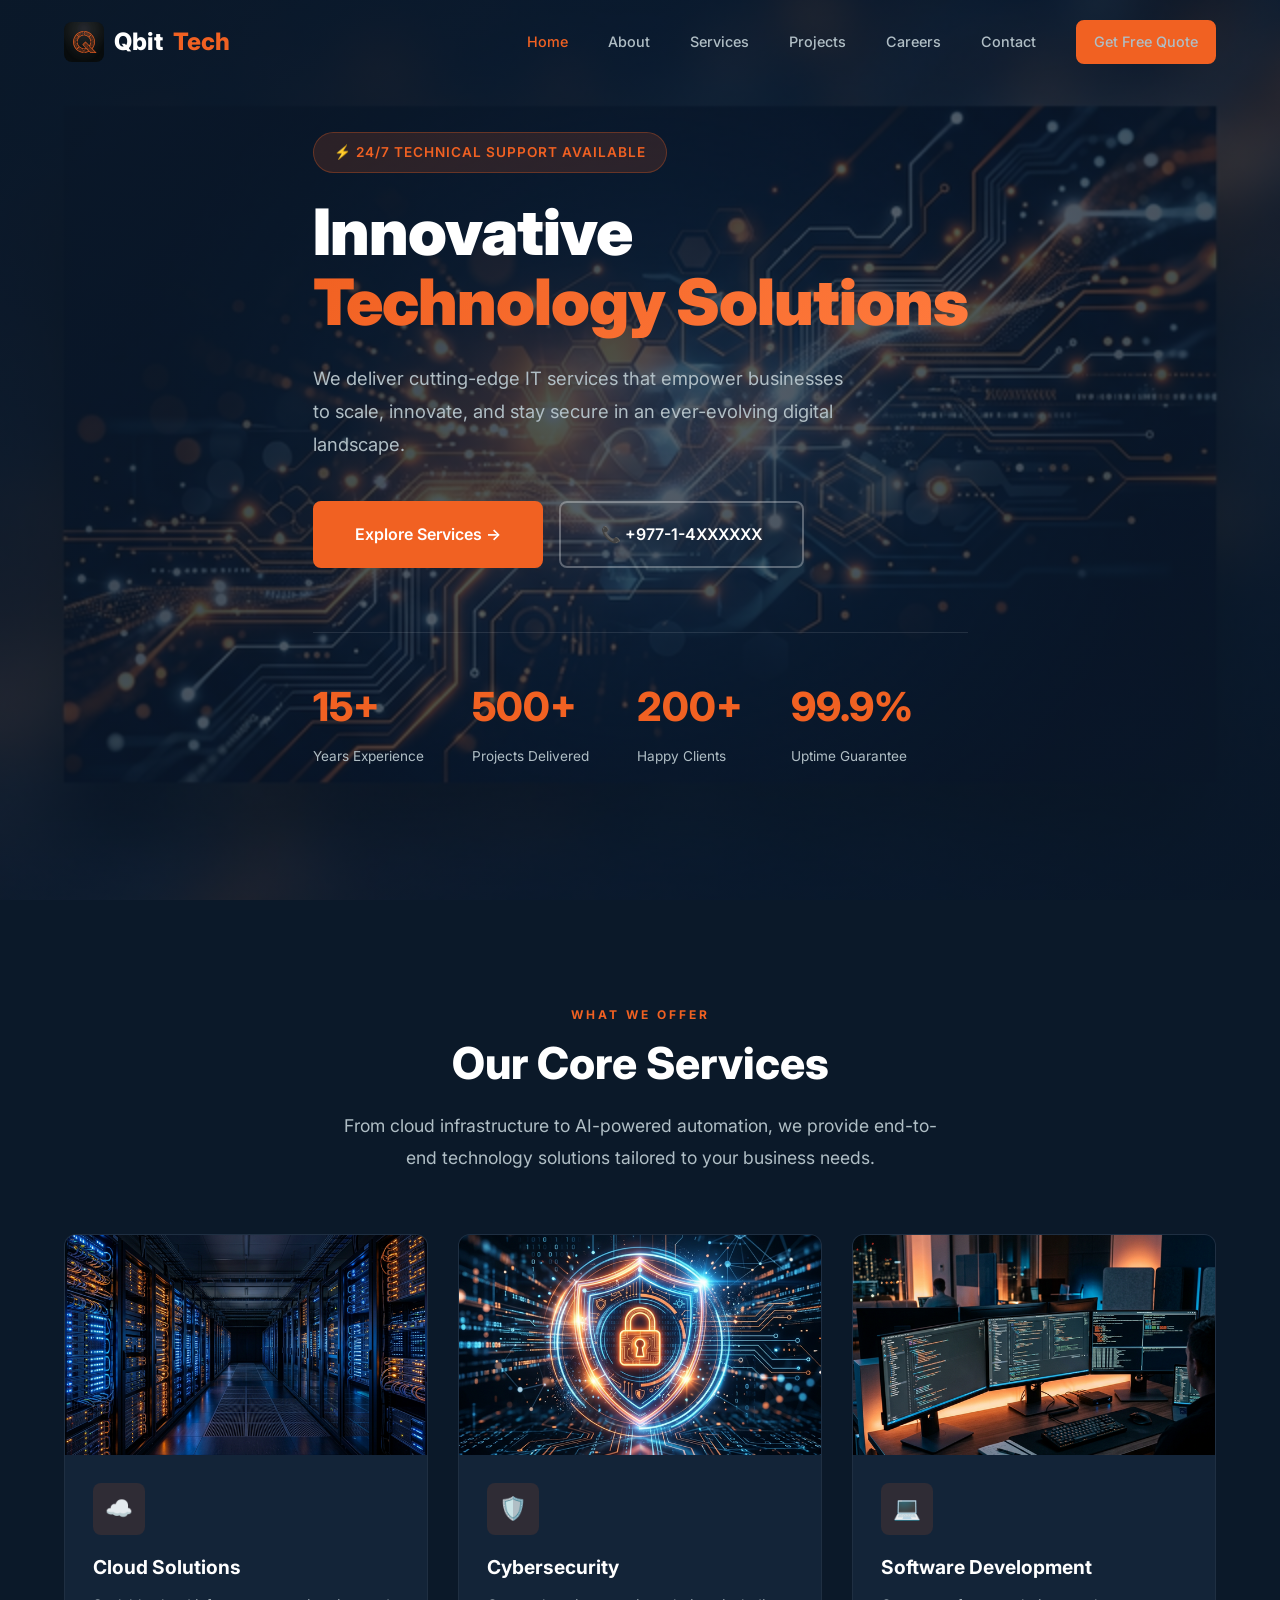
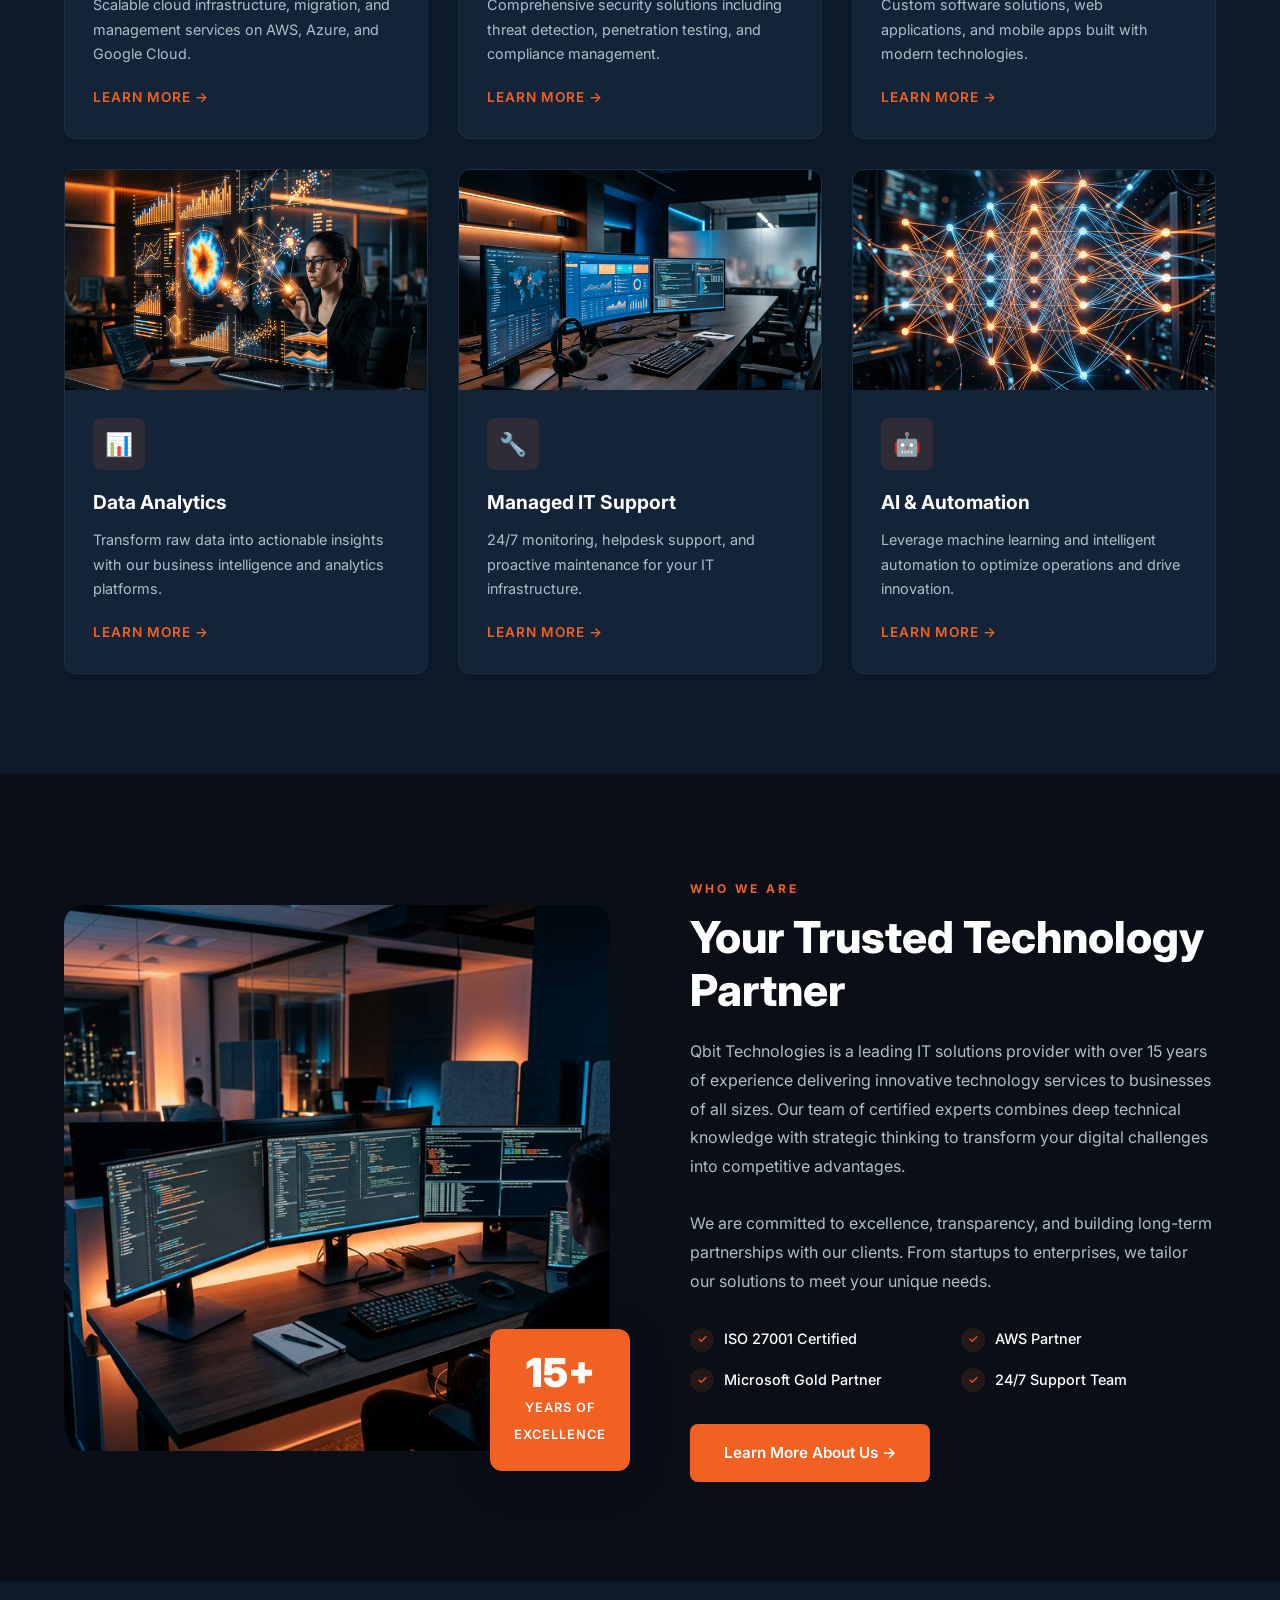
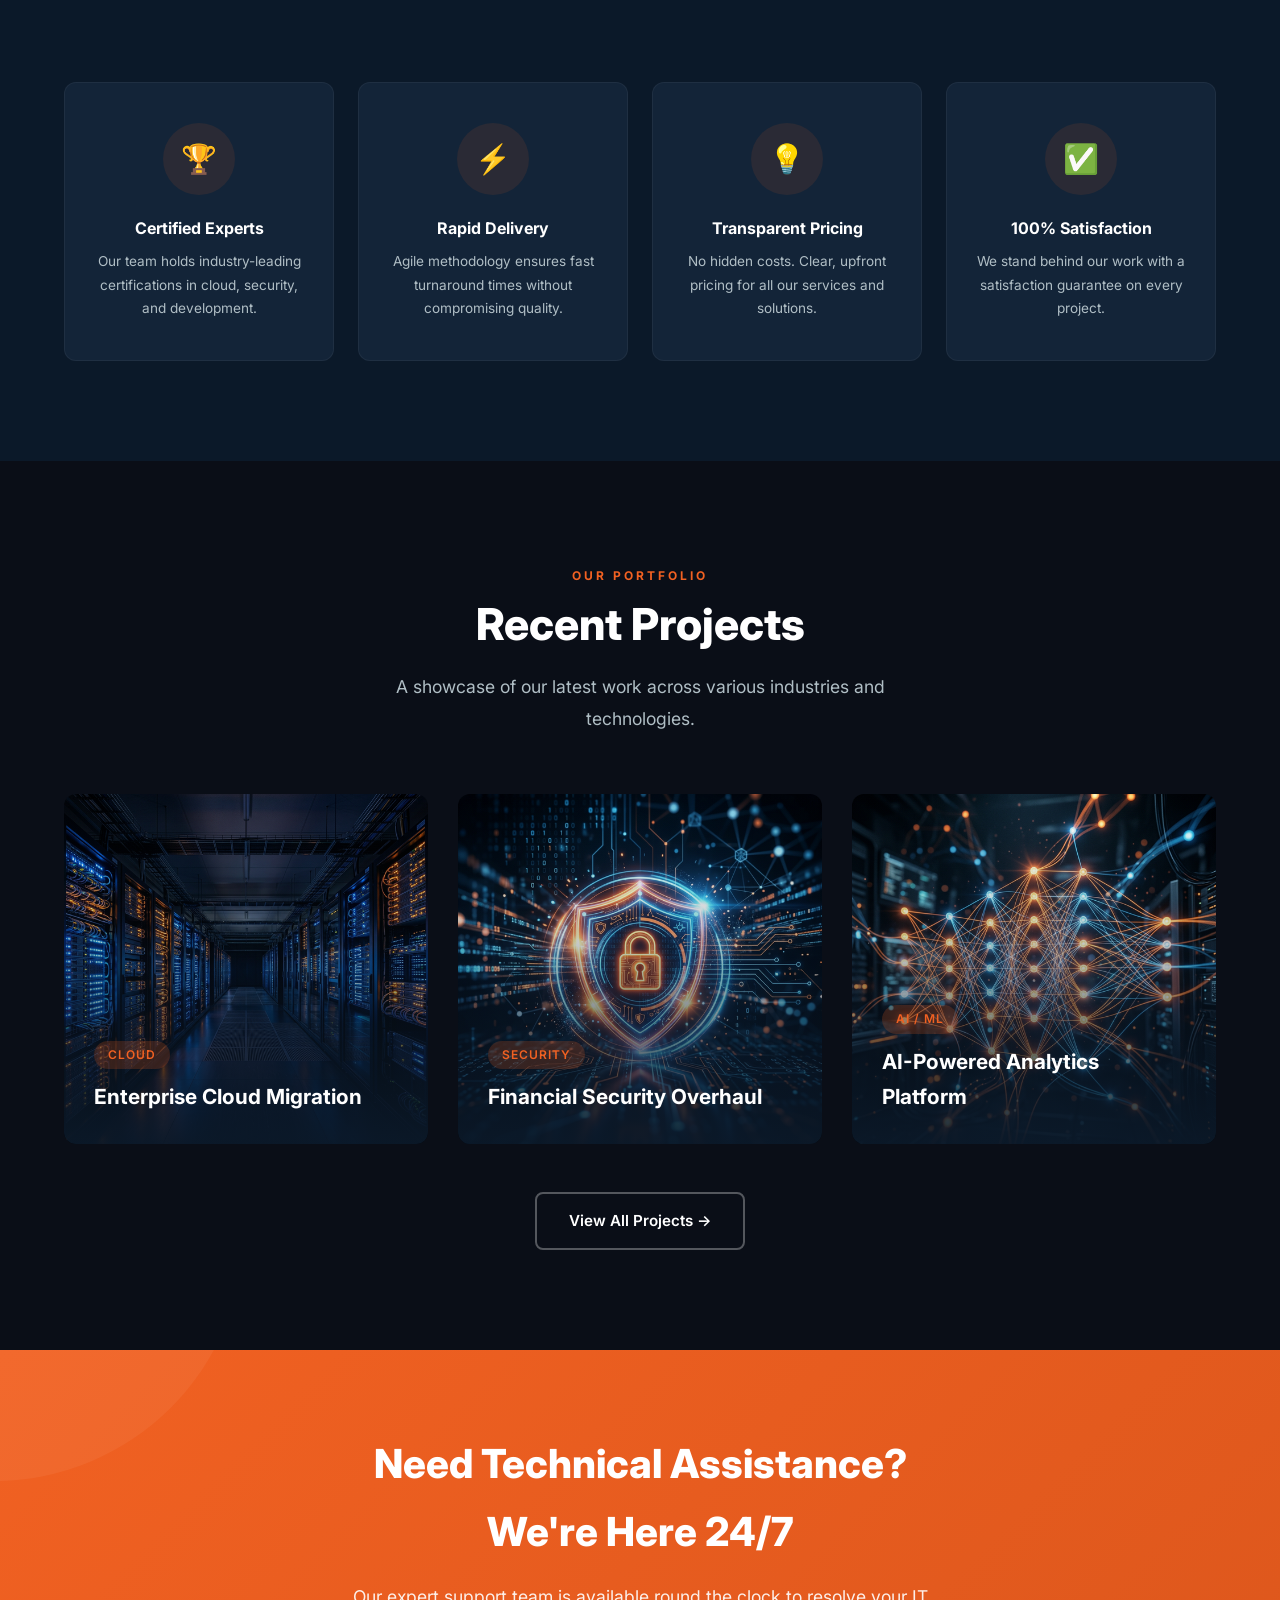
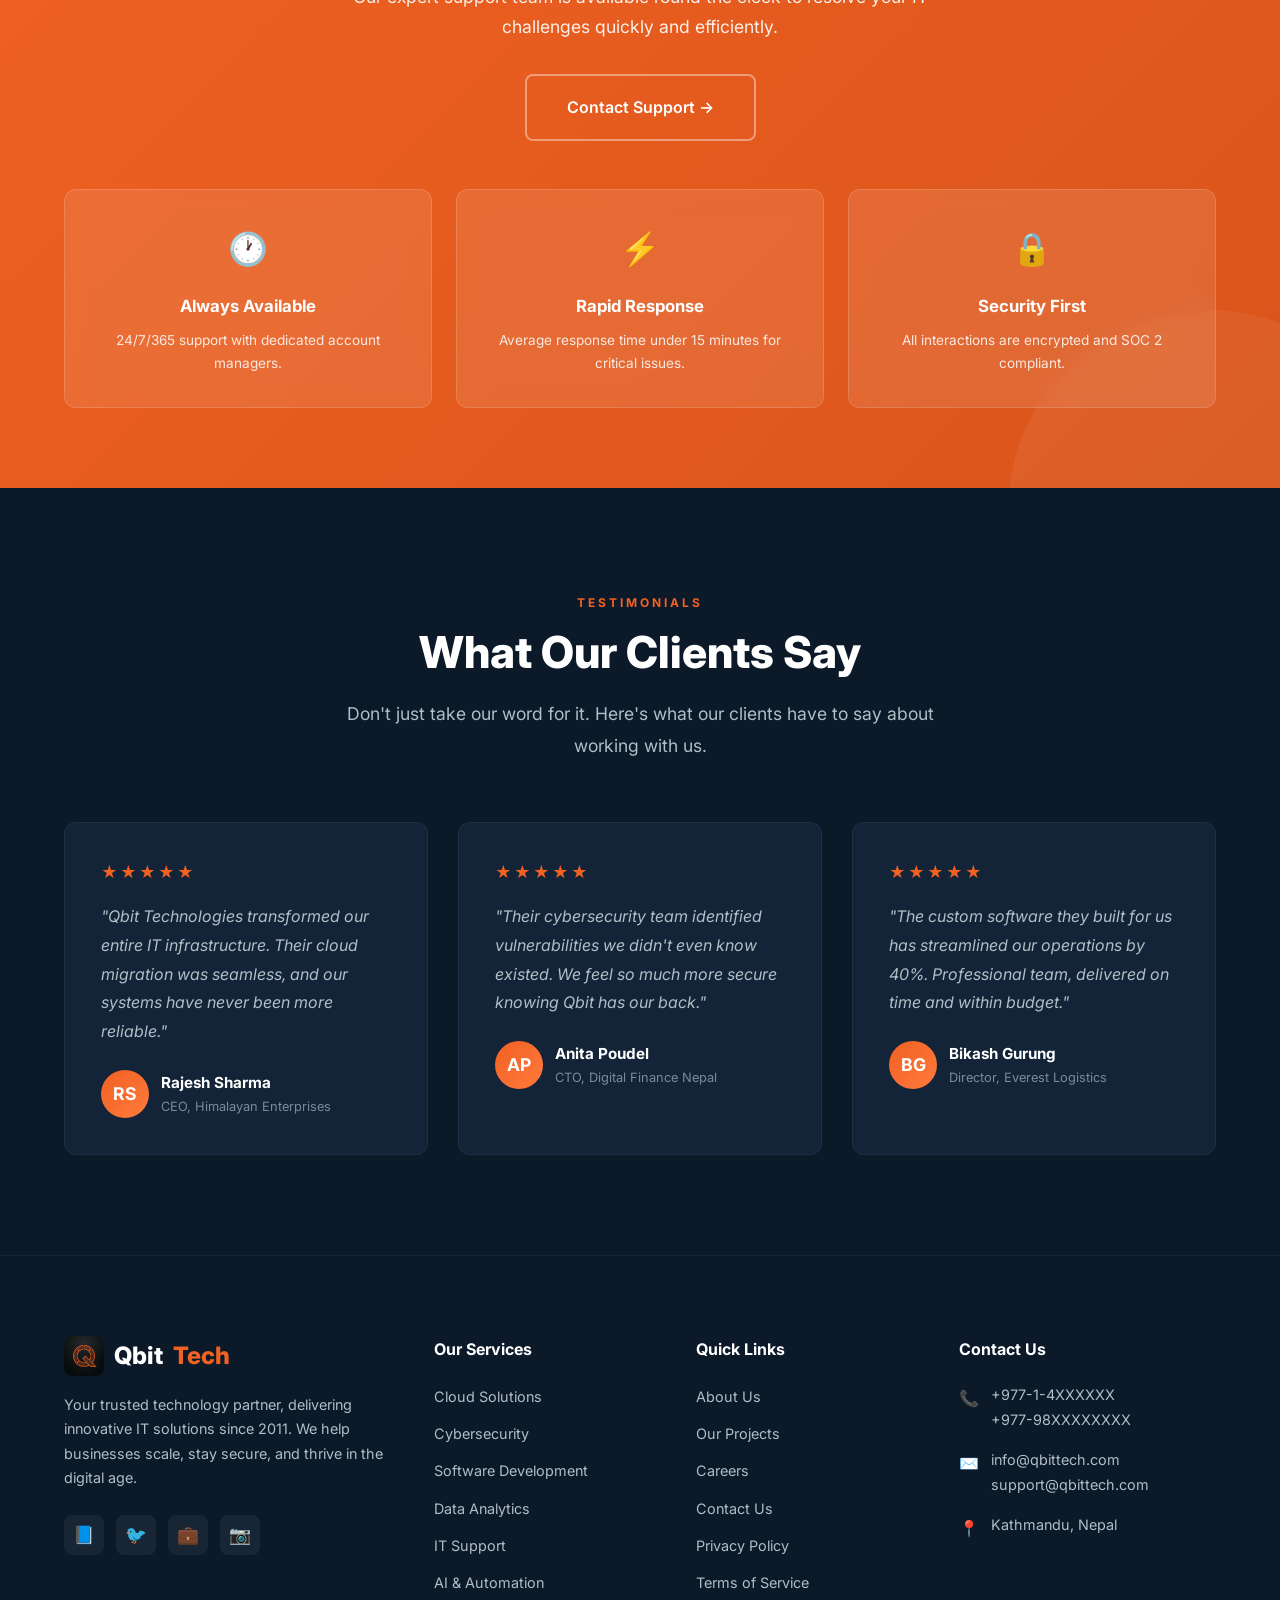
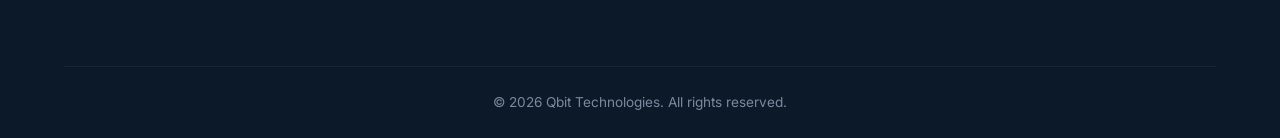
<file: index.html>
<!DOCTYPE html>
<html lang="en">
<head>
  <meta charset="UTF-8">
  <meta name="viewport" content="width=device-width, initial-scale=1.0">
  <meta name="description" content="Qbit Technologies - Leading IT solutions provider offering cloud, cybersecurity, software development, and AI services. Your trusted technology partner.">
  <title>Qbit Technologies — Innovative IT Solutions</title>
  <link rel="stylesheet" href="css/styles.css">
  <link rel="icon" href="images/logo.png" type="image/png">
</head>
<body>

  <!-- NAVBAR -->
  <nav class="navbar" id="navbar">
    <div class="nav-container">
      <a href="index.html" class="nav-logo">
        <img src="images/logo.png" alt="Qbit Technologies Logo">
        Qbit<span>Tech</span>
      </a>
      <div class="nav-links" id="navLinks">
        <a href="index.html" class="active">Home</a>
        <a href="about.html">About</a>
        <a href="services.html">Services</a>
        <a href="projects.html">Projects</a>
        <a href="careers.html">Careers</a>
        <a href="contact.html">Contact</a>
        <a href="contact.html" class="btn btn-primary btn-sm nav-cta">Get Free Quote</a>
      </div>
      <div class="hamburger" id="hamburger">
        <span></span>
        <span></span>
        <span></span>
      </div>
    </div>
  </nav>

  <!-- HERO -->
  <section class="hero" id="hero">
    <div class="hero-bg">
      <img src="images/hero-bg.png" alt="Technology Background">
    </div>
    <div class="container">
      <div class="hero-content">
        <div class="hero-label">⚡ 24/7 Technical Support Available</div>
        <h1 class="hero-title">
          Innovative<br>
          <span class="highlight">Technology Solutions</span>
        </h1>
        <p class="hero-description">
          We deliver cutting-edge IT services that empower businesses to scale, 
          innovate, and stay secure in an ever-evolving digital landscape.
        </p>
        <div class="hero-buttons">
          <a href="services.html" class="btn btn-primary btn-lg">Explore Services →</a>
          <a href="contact.html" class="btn btn-outline btn-lg">📞 +977-1-4XXXXXX</a>
        </div>
        <div class="hero-stats">
          <div class="hero-stat">
            <div class="stat-number">15+</div>
            <div class="stat-label">Years Experience</div>
          </div>
          <div class="hero-stat">
            <div class="stat-number">500+</div>
            <div class="stat-label">Projects Delivered</div>
          </div>
          <div class="hero-stat">
            <div class="stat-number">200+</div>
            <div class="stat-label">Happy Clients</div>
          </div>
          <div class="hero-stat">
            <div class="stat-number">99.9%</div>
            <div class="stat-label">Uptime Guarantee</div>
          </div>
        </div>
      </div>
    </div>
  </section>

  <!-- SERVICES OVERVIEW -->
  <section class="section section-dark" id="services">
    <div class="container">
      <div class="section-header center reveal">
        <span class="section-label">What We Offer</span>
        <h2 class="section-title">Our Core Services</h2>
        <p class="section-subtitle">From cloud infrastructure to AI-powered automation, we provide end-to-end technology solutions tailored to your business needs.</p>
      </div>
      <div class="grid-3">
        <div class="service-card reveal">
          <div class="service-card-img">
            <img src="images/service-cloud.png" alt="Cloud Solutions">
          </div>
          <div class="service-card-body">
            <div class="service-card-icon">☁️</div>
            <h3 class="service-card-title">Cloud Solutions</h3>
            <p class="service-card-text">Scalable cloud infrastructure, migration, and management services on AWS, Azure, and Google Cloud.</p>
            <a href="services.html" class="service-card-link">Learn More →</a>
          </div>
        </div>
        <div class="service-card reveal">
          <div class="service-card-img">
            <img src="images/service-cybersecurity.png" alt="Cybersecurity">
          </div>
          <div class="service-card-body">
            <div class="service-card-icon">🛡️</div>
            <h3 class="service-card-title">Cybersecurity</h3>
            <p class="service-card-text">Comprehensive security solutions including threat detection, penetration testing, and compliance management.</p>
            <a href="services.html" class="service-card-link">Learn More →</a>
          </div>
        </div>
        <div class="service-card reveal">
          <div class="service-card-img">
            <img src="images/service-software.png" alt="Software Development">
          </div>
          <div class="service-card-body">
            <div class="service-card-icon">💻</div>
            <h3 class="service-card-title">Software Development</h3>
            <p class="service-card-text">Custom software solutions, web applications, and mobile apps built with modern technologies.</p>
            <a href="services.html" class="service-card-link">Learn More →</a>
          </div>
        </div>
        <div class="service-card reveal">
          <div class="service-card-img">
            <img src="images/service-data.png" alt="Data Analytics">
          </div>
          <div class="service-card-body">
            <div class="service-card-icon">📊</div>
            <h3 class="service-card-title">Data Analytics</h3>
            <p class="service-card-text">Transform raw data into actionable insights with our business intelligence and analytics platforms.</p>
            <a href="services.html" class="service-card-link">Learn More →</a>
          </div>
        </div>
        <div class="service-card reveal">
          <div class="service-card-img">
            <img src="images/service-support.png" alt="IT Support">
          </div>
          <div class="service-card-body">
            <div class="service-card-icon">🔧</div>
            <h3 class="service-card-title">Managed IT Support</h3>
            <p class="service-card-text">24/7 monitoring, helpdesk support, and proactive maintenance for your IT infrastructure.</p>
            <a href="services.html" class="service-card-link">Learn More →</a>
          </div>
        </div>
        <div class="service-card reveal">
          <div class="service-card-img">
            <img src="images/service-ai.png" alt="AI & Automation">
          </div>
          <div class="service-card-body">
            <div class="service-card-icon">🤖</div>
            <h3 class="service-card-title">AI & Automation</h3>
            <p class="service-card-text">Leverage machine learning and intelligent automation to optimize operations and drive innovation.</p>
            <a href="services.html" class="service-card-link">Learn More →</a>
          </div>
        </div>
      </div>
    </div>
  </section>

  <!-- ABOUT TEASER -->
  <section class="section section-darker" id="about">
    <div class="container">
      <div class="about-content">
        <div class="about-image reveal-left">
          <img src="images/service-software.png" alt="Our Team at Work">
          <div class="about-badge">
            <span class="badge-number">15+</span>
            <span class="badge-text">Years of<br>Excellence</span>
          </div>
        </div>
        <div class="about-text reveal-right">
          <span class="section-label">Who We Are</span>
          <h2 class="section-title">Your Trusted Technology Partner</h2>
          <p>Qbit Technologies is a leading IT solutions provider with over 15 years of experience delivering innovative technology services to businesses of all sizes. Our team of certified experts combines deep technical knowledge with strategic thinking to transform your digital challenges into competitive advantages.</p>
          <p>We are committed to excellence, transparency, and building long-term partnerships with our clients. From startups to enterprises, we tailor our solutions to meet your unique needs.</p>
          <div class="about-features">
            <div class="about-feature">
              <div class="check-icon">✓</div>
              <span>ISO 27001 Certified</span>
            </div>
            <div class="about-feature">
              <div class="check-icon">✓</div>
              <span>AWS Partner</span>
            </div>
            <div class="about-feature">
              <div class="check-icon">✓</div>
              <span>Microsoft Gold Partner</span>
            </div>
            <div class="about-feature">
              <div class="check-icon">✓</div>
              <span>24/7 Support Team</span>
            </div>
          </div>
          <a href="about.html" class="btn btn-primary" style="margin-top: 32px;">Learn More About Us →</a>
        </div>
      </div>
    </div>
  </section>

  <!-- VALUE PROPOSITIONS -->
  <section class="section section-dark">
    <div class="container">
      <div class="grid-4">
        <div class="value-card reveal">
          <div class="value-icon">🏆</div>
          <h4>Certified Experts</h4>
          <p>Our team holds industry-leading certifications in cloud, security, and development.</p>
        </div>
        <div class="value-card reveal">
          <div class="value-icon">⚡</div>
          <h4>Rapid Delivery</h4>
          <p>Agile methodology ensures fast turnaround times without compromising quality.</p>
        </div>
        <div class="value-card reveal">
          <div class="value-icon">💡</div>
          <h4>Transparent Pricing</h4>
          <p>No hidden costs. Clear, upfront pricing for all our services and solutions.</p>
        </div>
        <div class="value-card reveal">
          <div class="value-icon">✅</div>
          <h4>100% Satisfaction</h4>
          <p>We stand behind our work with a satisfaction guarantee on every project.</p>
        </div>
      </div>
    </div>
  </section>

  <!-- RECENT PROJECTS -->
  <section class="section section-darker">
    <div class="container">
      <div class="section-header center reveal">
        <span class="section-label">Our Portfolio</span>
        <h2 class="section-title">Recent Projects</h2>
        <p class="section-subtitle">A showcase of our latest work across various industries and technologies.</p>
      </div>
      <div class="grid-3">
        <div class="project-card reveal">
          <img src="images/service-cloud.png" alt="Cloud Migration Project">
          <div class="project-overlay">
            <span class="project-tag">Cloud</span>
            <h3 class="project-title">Enterprise Cloud Migration</h3>
          </div>
        </div>
        <div class="project-card reveal">
          <img src="images/service-cybersecurity.png" alt="Security Audit Project">
          <div class="project-overlay">
            <span class="project-tag">Security</span>
            <h3 class="project-title">Financial Security Overhaul</h3>
          </div>
        </div>
        <div class="project-card reveal">
          <img src="images/service-ai.png" alt="AI Implementation Project">
          <div class="project-overlay">
            <span class="project-tag">AI / ML</span>
            <h3 class="project-title">AI-Powered Analytics Platform</h3>
          </div>
        </div>
      </div>
      <div style="text-align: center; margin-top: 48px;">
        <a href="projects.html" class="btn btn-outline">View All Projects →</a>
      </div>
    </div>
  </section>

  <!-- CTA BANNER -->
  <section class="cta-banner">
    <div class="container">
      <div class="cta-content">
        <h2>Need Technical Assistance?<br>We're Here 24/7</h2>
        <p>Our expert support team is available round the clock to resolve your IT challenges quickly and efficiently.</p>
        <a href="contact.html" class="btn btn-outline btn-lg" style="border-color: rgba(255,255,255,0.4);">Contact Support →</a>
        <div class="cta-cards">
          <div class="cta-card reveal">
            <div class="cta-card-icon">🕐</div>
            <h4>Always Available</h4>
            <p>24/7/365 support with dedicated account managers.</p>
          </div>
          <div class="cta-card reveal">
            <div class="cta-card-icon">⚡</div>
            <h4>Rapid Response</h4>
            <p>Average response time under 15 minutes for critical issues.</p>
          </div>
          <div class="cta-card reveal">
            <div class="cta-card-icon">🔒</div>
            <h4>Security First</h4>
            <p>All interactions are encrypted and SOC 2 compliant.</p>
          </div>
        </div>
      </div>
    </div>
  </section>

  <!-- TESTIMONIALS -->
  <section class="section section-dark">
    <div class="container">
      <div class="section-header center reveal">
        <span class="section-label">Testimonials</span>
        <h2 class="section-title">What Our Clients Say</h2>
        <p class="section-subtitle">Don't just take our word for it. Here's what our clients have to say about working with us.</p>
      </div>
      <div class="grid-3">
        <div class="testimonial-card reveal">
          <div class="testimonial-stars">★★★★★</div>
          <p class="testimonial-text">"Qbit Technologies transformed our entire IT infrastructure. Their cloud migration was seamless, and our systems have never been more reliable."</p>
          <div class="testimonial-author">
            <div class="testimonial-avatar">RS</div>
            <div class="testimonial-info">
              <h5>Rajesh Sharma</h5>
              <p>CEO, Himalayan Enterprises</p>
            </div>
          </div>
        </div>
        <div class="testimonial-card reveal">
          <div class="testimonial-stars">★★★★★</div>
          <p class="testimonial-text">"Their cybersecurity team identified vulnerabilities we didn't even know existed. We feel so much more secure knowing Qbit has our back."</p>
          <div class="testimonial-author">
            <div class="testimonial-avatar">AP</div>
            <div class="testimonial-info">
              <h5>Anita Poudel</h5>
              <p>CTO, Digital Finance Nepal</p>
            </div>
          </div>
        </div>
        <div class="testimonial-card reveal">
          <div class="testimonial-stars">★★★★★</div>
          <p class="testimonial-text">"The custom software they built for us has streamlined our operations by 40%. Professional team, delivered on time and within budget."</p>
          <div class="testimonial-author">
            <div class="testimonial-avatar">BG</div>
            <div class="testimonial-info">
              <h5>Bikash Gurung</h5>
              <p>Director, Everest Logistics</p>
            </div>
          </div>
        </div>
      </div>
    </div>
  </section>

  <!-- FOOTER -->
  <footer class="footer">
    <div class="container">
      <div class="footer-grid">
        <div class="footer-brand">
          <a href="index.html" class="nav-logo">
            <img src="images/logo.png" alt="Qbit Technologies">
            Qbit<span>Tech</span>
          </a>
          <p>Your trusted technology partner, delivering innovative IT solutions since 2011. We help businesses scale, stay secure, and thrive in the digital age.</p>
          <div class="footer-social">
            <a href="#" aria-label="Facebook">📘</a>
            <a href="#" aria-label="Twitter">🐦</a>
            <a href="#" aria-label="LinkedIn">💼</a>
            <a href="#" aria-label="Instagram">📷</a>
          </div>
        </div>
        <div class="footer-col">
          <h4>Our Services</h4>
          <ul>
            <li><a href="services.html">Cloud Solutions</a></li>
            <li><a href="services.html">Cybersecurity</a></li>
            <li><a href="services.html">Software Development</a></li>
            <li><a href="services.html">Data Analytics</a></li>
            <li><a href="services.html">IT Support</a></li>
            <li><a href="services.html">AI & Automation</a></li>
          </ul>
        </div>
        <div class="footer-col">
          <h4>Quick Links</h4>
          <ul>
            <li><a href="about.html">About Us</a></li>
            <li><a href="projects.html">Our Projects</a></li>
            <li><a href="careers.html">Careers</a></li>
            <li><a href="contact.html">Contact Us</a></li>
            <li><a href="#">Privacy Policy</a></li>
            <li><a href="#">Terms of Service</a></li>
          </ul>
        </div>
        <div class="footer-col">
          <h4>Contact Us</h4>
          <div class="footer-contact-item">
            <span class="icon">📞</span>
            <p>+977-1-4XXXXXX<br>+977-98XXXXXXXX</p>
          </div>
          <div class="footer-contact-item">
            <span class="icon">✉️</span>
            <p>info@qbittech.com<br>support@qbittech.com</p>
          </div>
          <div class="footer-contact-item">
            <span class="icon">📍</span>
            <p>Kathmandu, Nepal</p>
          </div>
        </div>
      </div>
      <div class="footer-bottom">
        <p>© 2026 Qbit Technologies. All rights reserved.</p>
      </div>
    </div>
  </footer>

  <script src="js/script.js"></script>
</body>
</html>
</file>
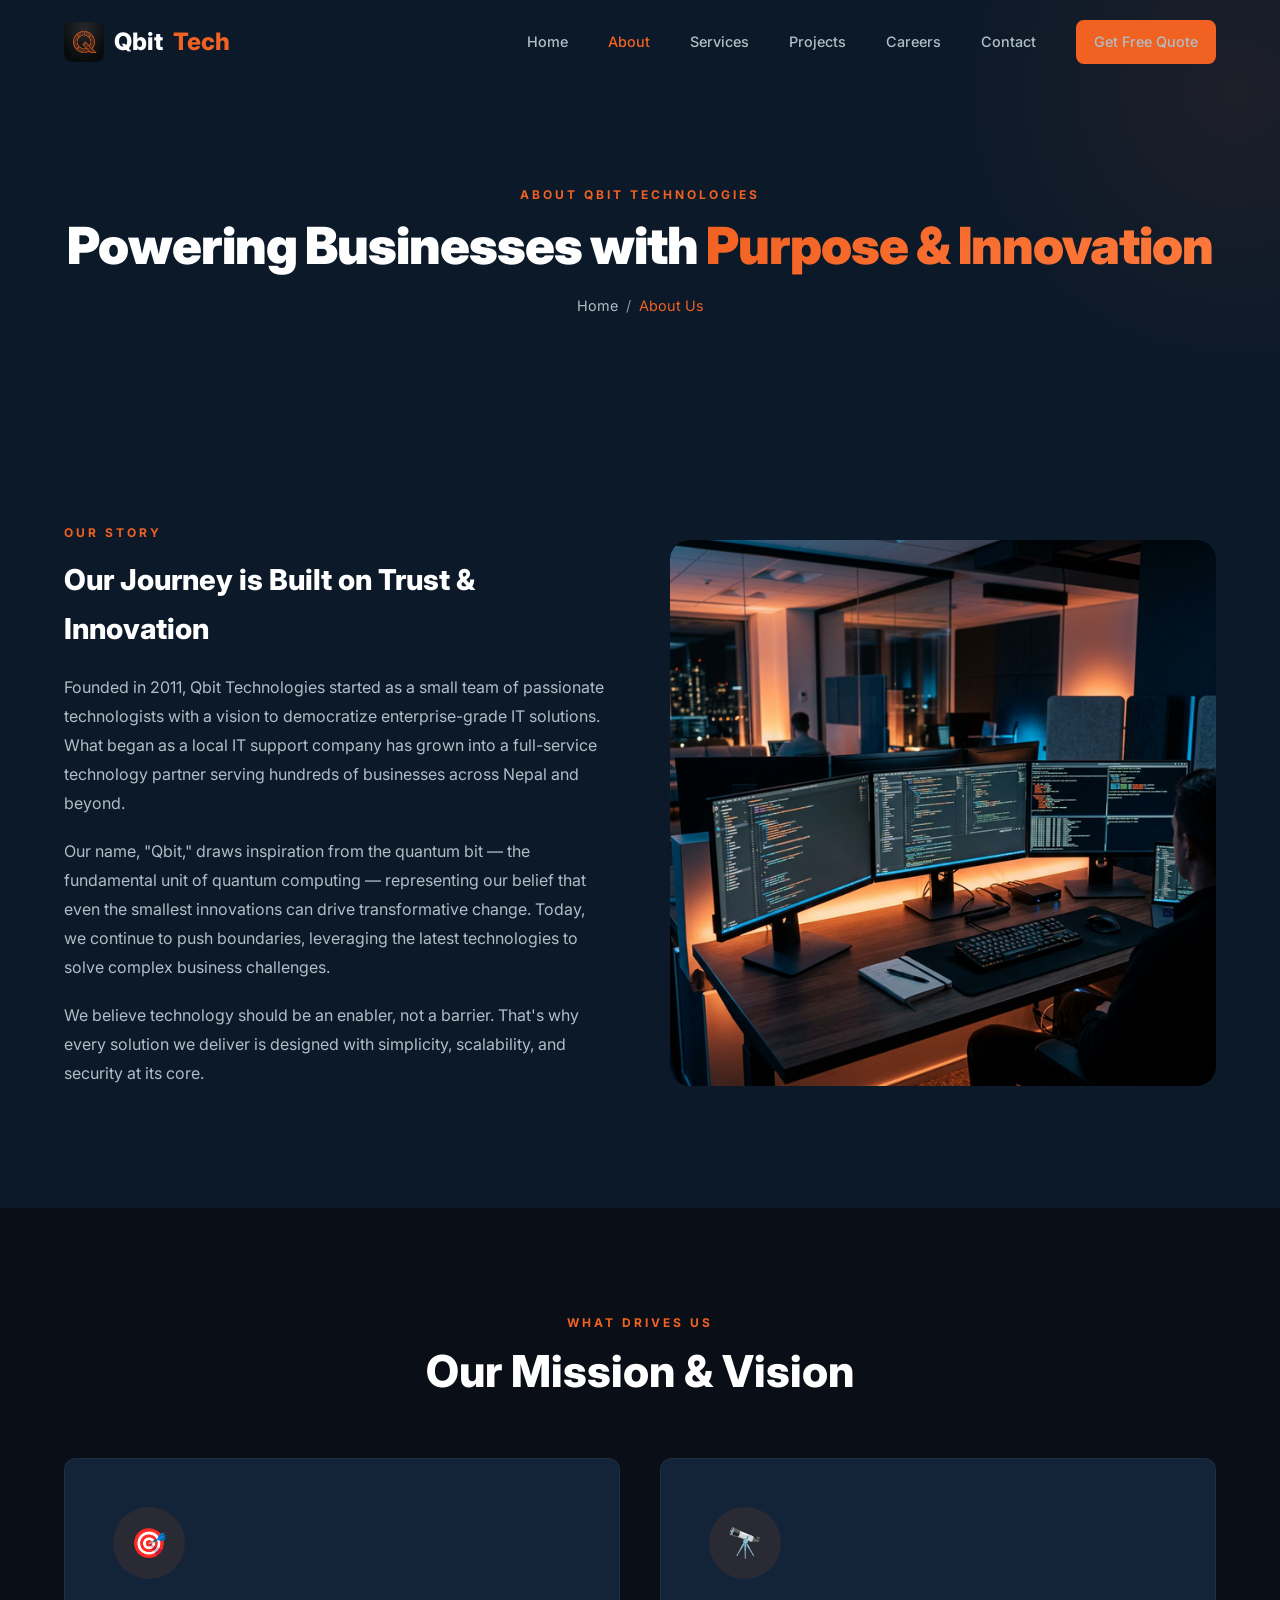
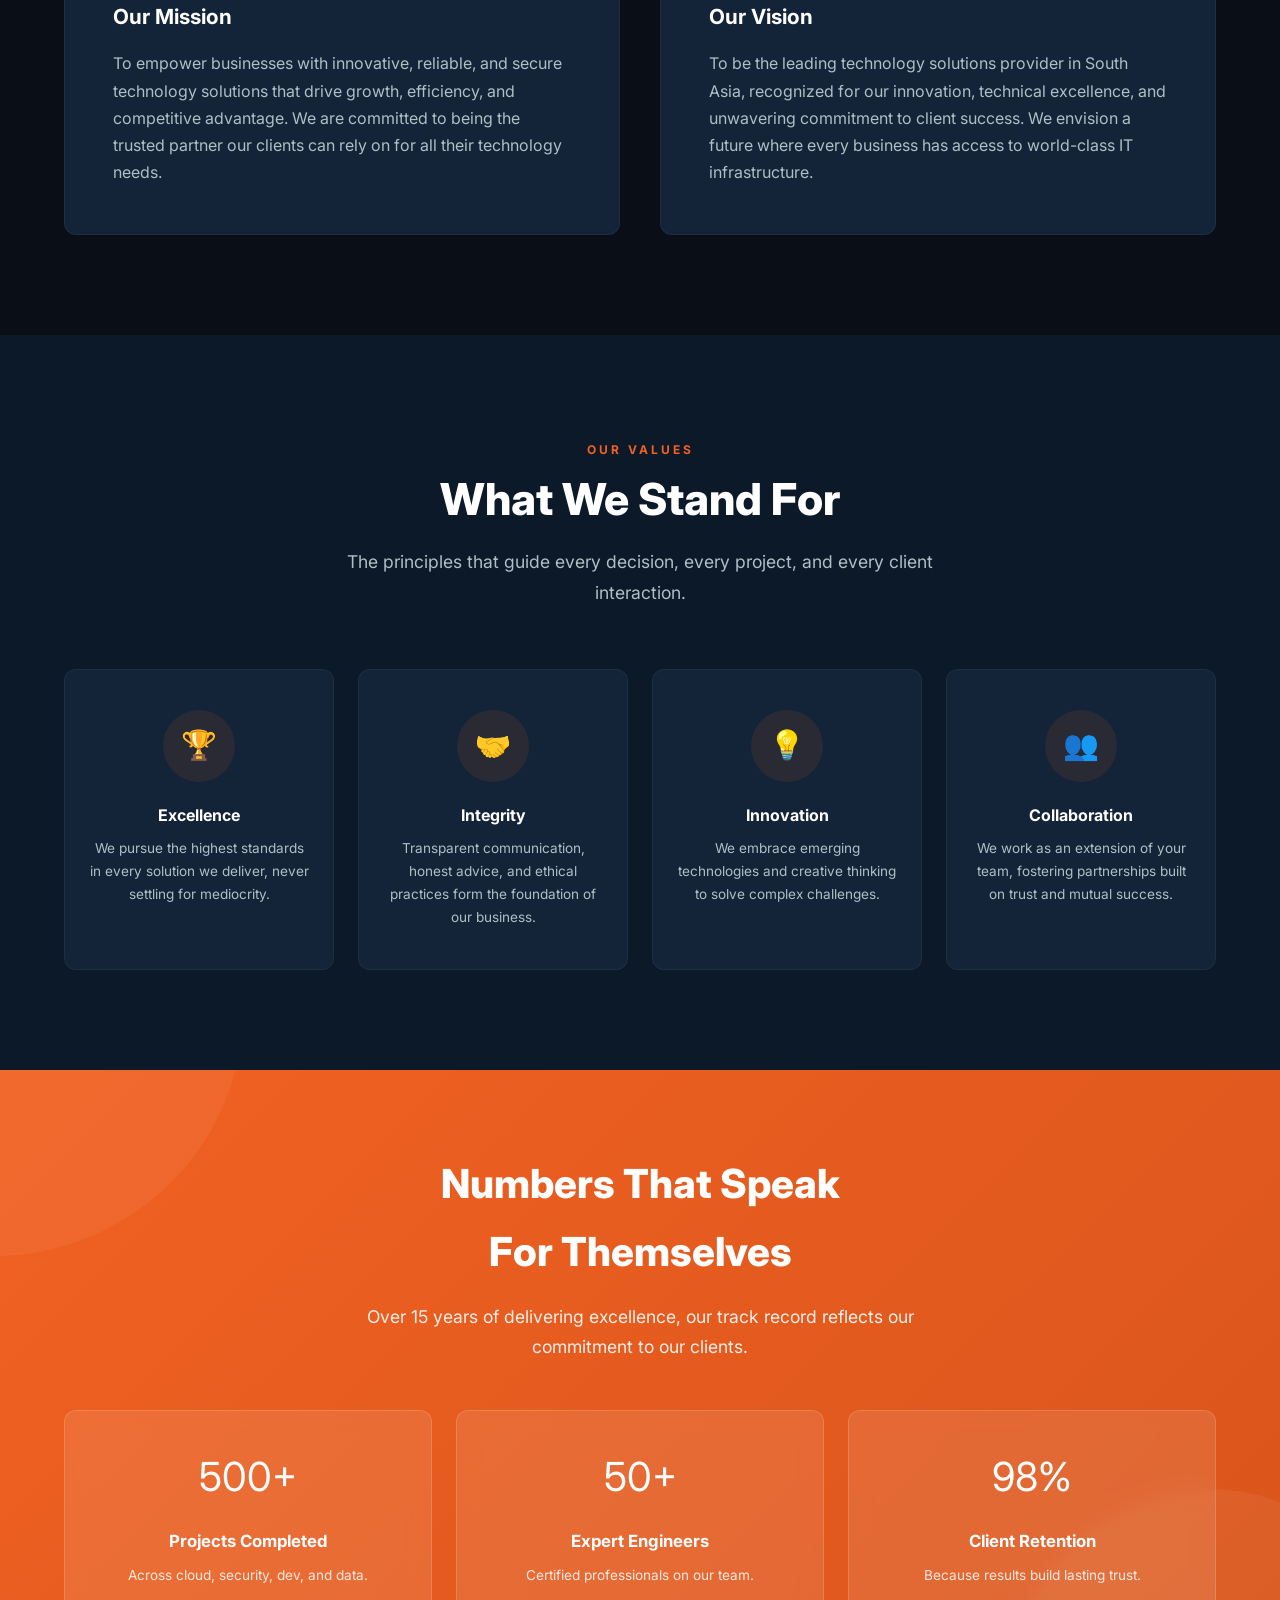
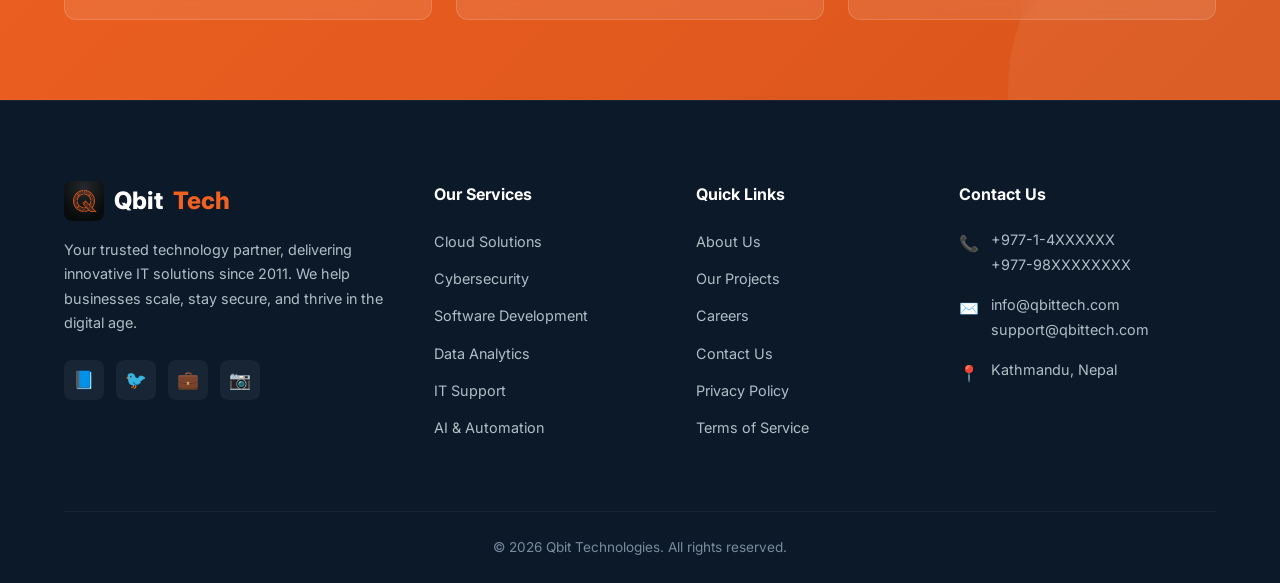
<file: about.html>
<!DOCTYPE html>
<html lang="en">

<head>
    <meta charset="UTF-8">
    <meta name="viewport" content="width=device-width, initial-scale=1.0">
    <meta name="description"
        content="Learn about Qbit Technologies - our story, mission, values, and the team driving innovation in IT solutions.">
    <title>About Us — Qbit Technologies</title>
    <link rel="stylesheet" href="css/styles.css">
    <link rel="icon" href="images/logo.png" type="image/png">
</head>

<body>

    <!-- NAVBAR -->
    <nav class="navbar" id="navbar">
        <div class="nav-container">
            <a href="index.html" class="nav-logo">
                <img src="images/logo.png" alt="Qbit Technologies Logo">
                Qbit<span>Tech</span>
            </a>
            <div class="nav-links" id="navLinks">
                <a href="index.html">Home</a>
                <a href="about.html" class="active">About</a>
                <a href="services.html">Services</a>
                <a href="projects.html">Projects</a>
                <a href="careers.html">Careers</a>
                <a href="contact.html">Contact</a>
                <a href="contact.html" class="btn btn-primary btn-sm nav-cta">Get Free Quote</a>
            </div>
            <div class="hamburger" id="hamburger">
                <span></span>
                <span></span>
                <span></span>
            </div>
        </div>
    </nav>

    <!-- PAGE HERO -->
    <section class="page-hero">
        <div class="container">
            <span class="section-label">About Qbit Technologies</span>
            <h1 class="hero-title">Powering Businesses with <span class="highlight">Purpose & Innovation</span></h1>
            <div class="breadcrumb">
                <a href="index.html">Home</a>
                <span class="separator">/</span>
                <span class="current">About Us</span>
            </div>
        </div>
    </section>

    <!-- OUR STORY -->
    <section class="section section-dark">
        <div class="container">
            <div class="story-grid">
                <div class="story-content reveal-left">
                    <span class="section-label">Our Story</span>
                    <h3>Our Journey is Built on Trust & Innovation</h3>
                    <p>Founded in 2011, Qbit Technologies started as a small team of passionate technologists with a
                        vision to democratize enterprise-grade IT solutions. What began as a local IT support company
                        has grown into a full-service technology partner serving hundreds of businesses across Nepal and
                        beyond.</p>
                    <p>Our name, "Qbit," draws inspiration from the quantum bit — the fundamental unit of quantum
                        computing — representing our belief that even the smallest innovations can drive transformative
                        change. Today, we continue to push boundaries, leveraging the latest technologies to solve
                        complex business challenges.</p>
                    <p>We believe technology should be an enabler, not a barrier. That's why every solution we deliver
                        is designed with simplicity, scalability, and security at its core.</p>
                </div>
                <div class="story-image reveal-right">
                    <img src="images/service-software.png" alt="Qbit Technologies Team">
                </div>
            </div>
        </div>
    </section>

    <!-- MISSION & VISION -->
    <section class="section section-darker">
        <div class="container">
            <div class="section-header center reveal">
                <span class="section-label">What Drives Us</span>
                <h2 class="section-title">Our Mission & Vision</h2>
            </div>
            <div class="grid-2">
                <div class="value-card reveal" style="text-align: left; padding: 48px;">
                    <div class="value-icon" style="margin: 0 0 20px;">🎯</div>
                    <h4 style="font-size: 1.3rem; margin-bottom: 16px;">Our Mission</h4>
                    <p style="font-size: 1rem;">To empower businesses with innovative, reliable, and secure technology
                        solutions that drive growth, efficiency, and competitive advantage. We are committed to being
                        the trusted partner our clients can rely on for all their technology needs.</p>
                </div>
                <div class="value-card reveal" style="text-align: left; padding: 48px;">
                    <div class="value-icon" style="margin: 0 0 20px;">🔭</div>
                    <h4 style="font-size: 1.3rem; margin-bottom: 16px;">Our Vision</h4>
                    <p style="font-size: 1rem;">To be the leading technology solutions provider in South Asia,
                        recognized for our innovation, technical excellence, and unwavering commitment to client
                        success. We envision a future where every business has access to world-class IT infrastructure.
                    </p>
                </div>
            </div>
        </div>
    </section>

    <!-- CORE VALUES -->
    <section class="section section-dark">
        <div class="container">
            <div class="section-header center reveal">
                <span class="section-label">Our Values</span>
                <h2 class="section-title">What We Stand For</h2>
                <p class="section-subtitle">The principles that guide every decision, every project, and every client
                    interaction.</p>
            </div>
            <div class="grid-4">
                <div class="value-card reveal">
                    <div class="value-icon">🏆</div>
                    <h4>Excellence</h4>
                    <p>We pursue the highest standards in every solution we deliver, never settling for mediocrity.</p>
                </div>
                <div class="value-card reveal">
                    <div class="value-icon">🤝</div>
                    <h4>Integrity</h4>
                    <p>Transparent communication, honest advice, and ethical practices form the foundation of our
                        business.</p>
                </div>
                <div class="value-card reveal">
                    <div class="value-icon">💡</div>
                    <h4>Innovation</h4>
                    <p>We embrace emerging technologies and creative thinking to solve complex challenges.</p>
                </div>
                <div class="value-card reveal">
                    <div class="value-icon">👥</div>
                    <h4>Collaboration</h4>
                    <p>We work as an extension of your team, fostering partnerships built on trust and mutual success.
                    </p>
                </div>
            </div>
        </div>
    </section>

    <!-- TEAM STATS -->
    <section class="cta-banner">
        <div class="container">
            <div class="cta-content">
                <h2>Numbers That Speak<br>For Themselves</h2>
                <p>Over 15 years of delivering excellence, our track record reflects our commitment to our clients.</p>
                <div class="cta-cards">
                    <div class="cta-card reveal">
                        <div class="cta-card-icon" style="font-size: 2.5rem;">500+</div>
                        <h4>Projects Completed</h4>
                        <p>Across cloud, security, dev, and data.</p>
                    </div>
                    <div class="cta-card reveal">
                        <div class="cta-card-icon" style="font-size: 2.5rem;">50+</div>
                        <h4>Expert Engineers</h4>
                        <p>Certified professionals on our team.</p>
                    </div>
                    <div class="cta-card reveal">
                        <div class="cta-card-icon" style="font-size: 2.5rem;">98%</div>
                        <h4>Client Retention</h4>
                        <p>Because results build lasting trust.</p>
                    </div>
                </div>
            </div>
        </div>
    </section>

    <!-- FOOTER -->
    <footer class="footer">
        <div class="container">
            <div class="footer-grid">
                <div class="footer-brand">
                    <a href="index.html" class="nav-logo">
                        <img src="images/logo.png" alt="Qbit Technologies">
                        Qbit<span>Tech</span>
                    </a>
                    <p>Your trusted technology partner, delivering innovative IT solutions since 2011. We help
                        businesses scale, stay secure, and thrive in the digital age.</p>
                    <div class="footer-social">
                        <a href="#" aria-label="Facebook">📘</a>
                        <a href="#" aria-label="Twitter">🐦</a>
                        <a href="#" aria-label="LinkedIn">💼</a>
                        <a href="#" aria-label="Instagram">📷</a>
                    </div>
                </div>
                <div class="footer-col">
                    <h4>Our Services</h4>
                    <ul>
                        <li><a href="services.html">Cloud Solutions</a></li>
                        <li><a href="services.html">Cybersecurity</a></li>
                        <li><a href="services.html">Software Development</a></li>
                        <li><a href="services.html">Data Analytics</a></li>
                        <li><a href="services.html">IT Support</a></li>
                        <li><a href="services.html">AI & Automation</a></li>
                    </ul>
                </div>
                <div class="footer-col">
                    <h4>Quick Links</h4>
                    <ul>
                        <li><a href="about.html">About Us</a></li>
                        <li><a href="projects.html">Our Projects</a></li>
                        <li><a href="careers.html">Careers</a></li>
                        <li><a href="contact.html">Contact Us</a></li>
                        <li><a href="#">Privacy Policy</a></li>
                        <li><a href="#">Terms of Service</a></li>
                    </ul>
                </div>
                <div class="footer-col">
                    <h4>Contact Us</h4>
                    <div class="footer-contact-item">
                        <span class="icon">📞</span>
                        <p>+977-1-4XXXXXX<br>+977-98XXXXXXXX</p>
                    </div>
                    <div class="footer-contact-item">
                        <span class="icon">✉️</span>
                        <p>info@qbittech.com<br>support@qbittech.com</p>
                    </div>
                    <div class="footer-contact-item">
                        <span class="icon">📍</span>
                        <p>Kathmandu, Nepal</p>
                    </div>
                </div>
            </div>
            <div class="footer-bottom">
                <p>© 2026 Qbit Technologies. All rights reserved.</p>
            </div>
        </div>
    </footer>

    <script src="js/script.js"></script>
</body>

</html>
</file>
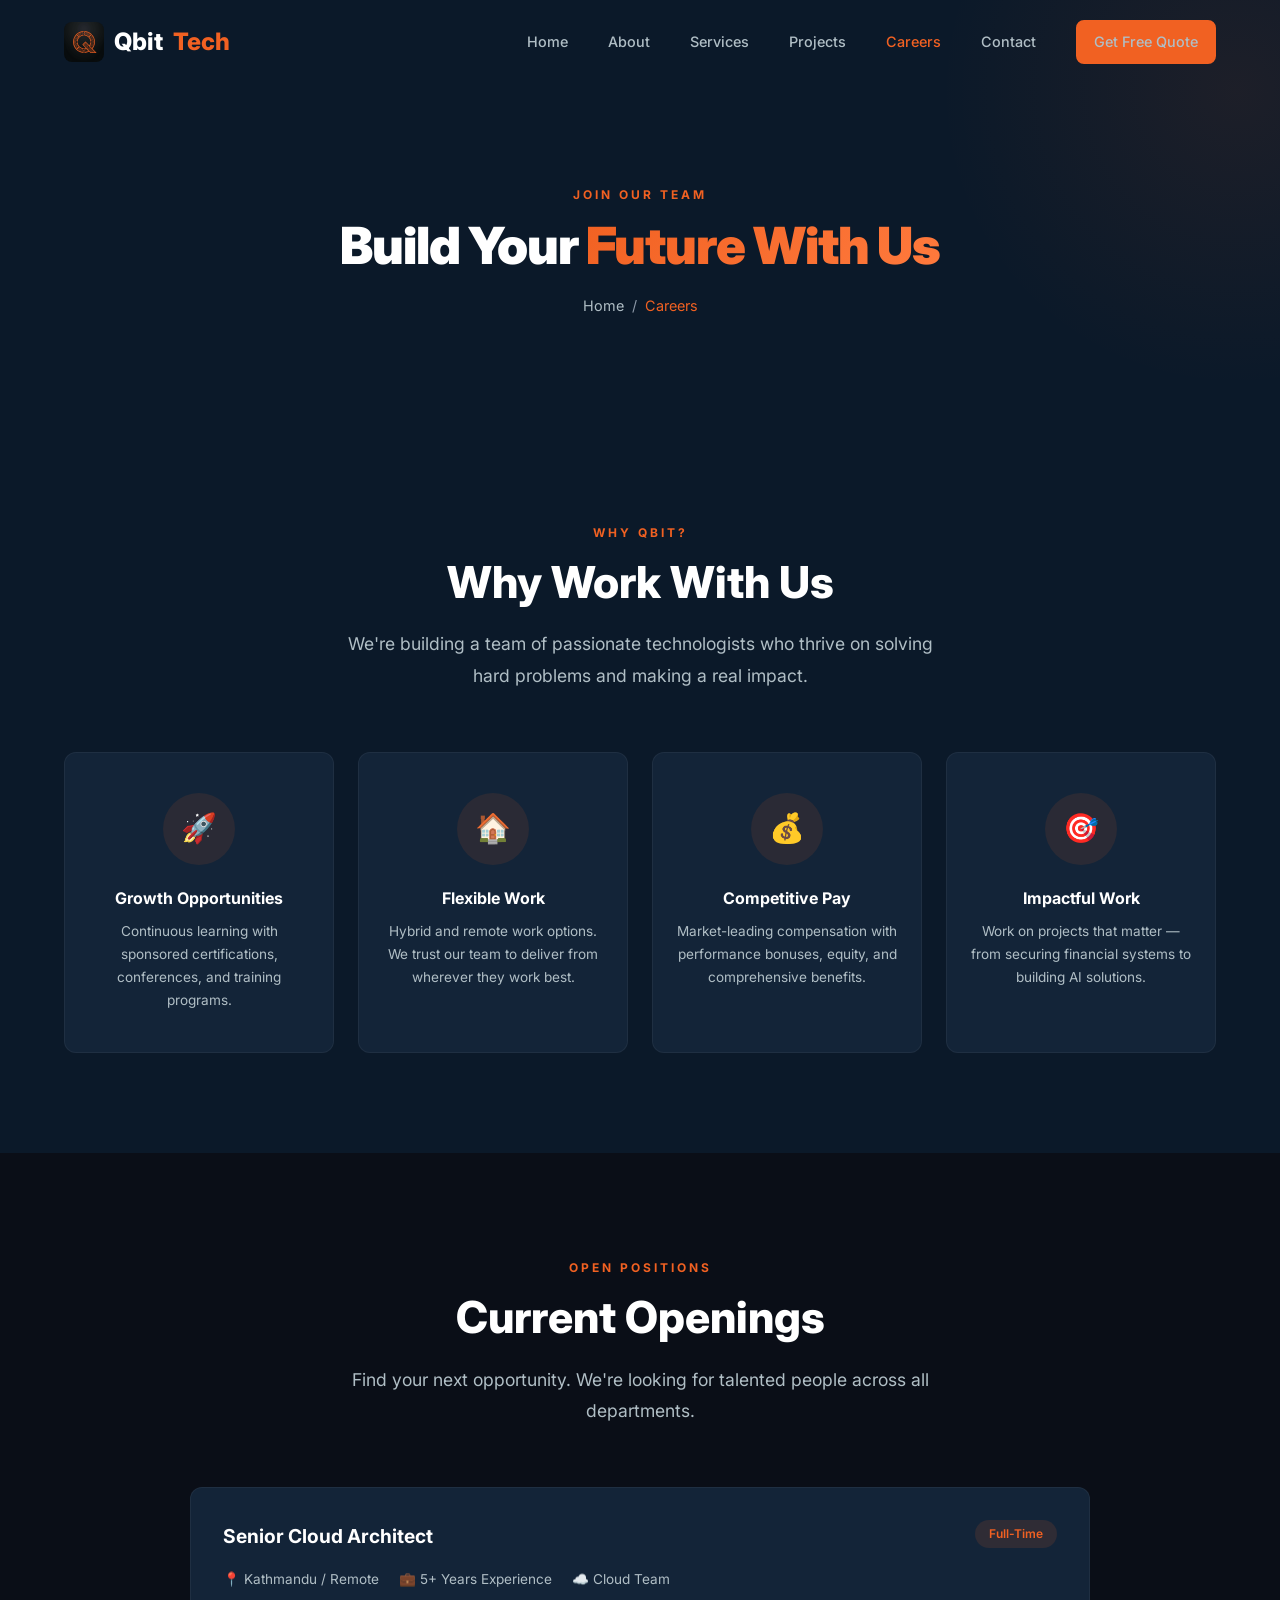
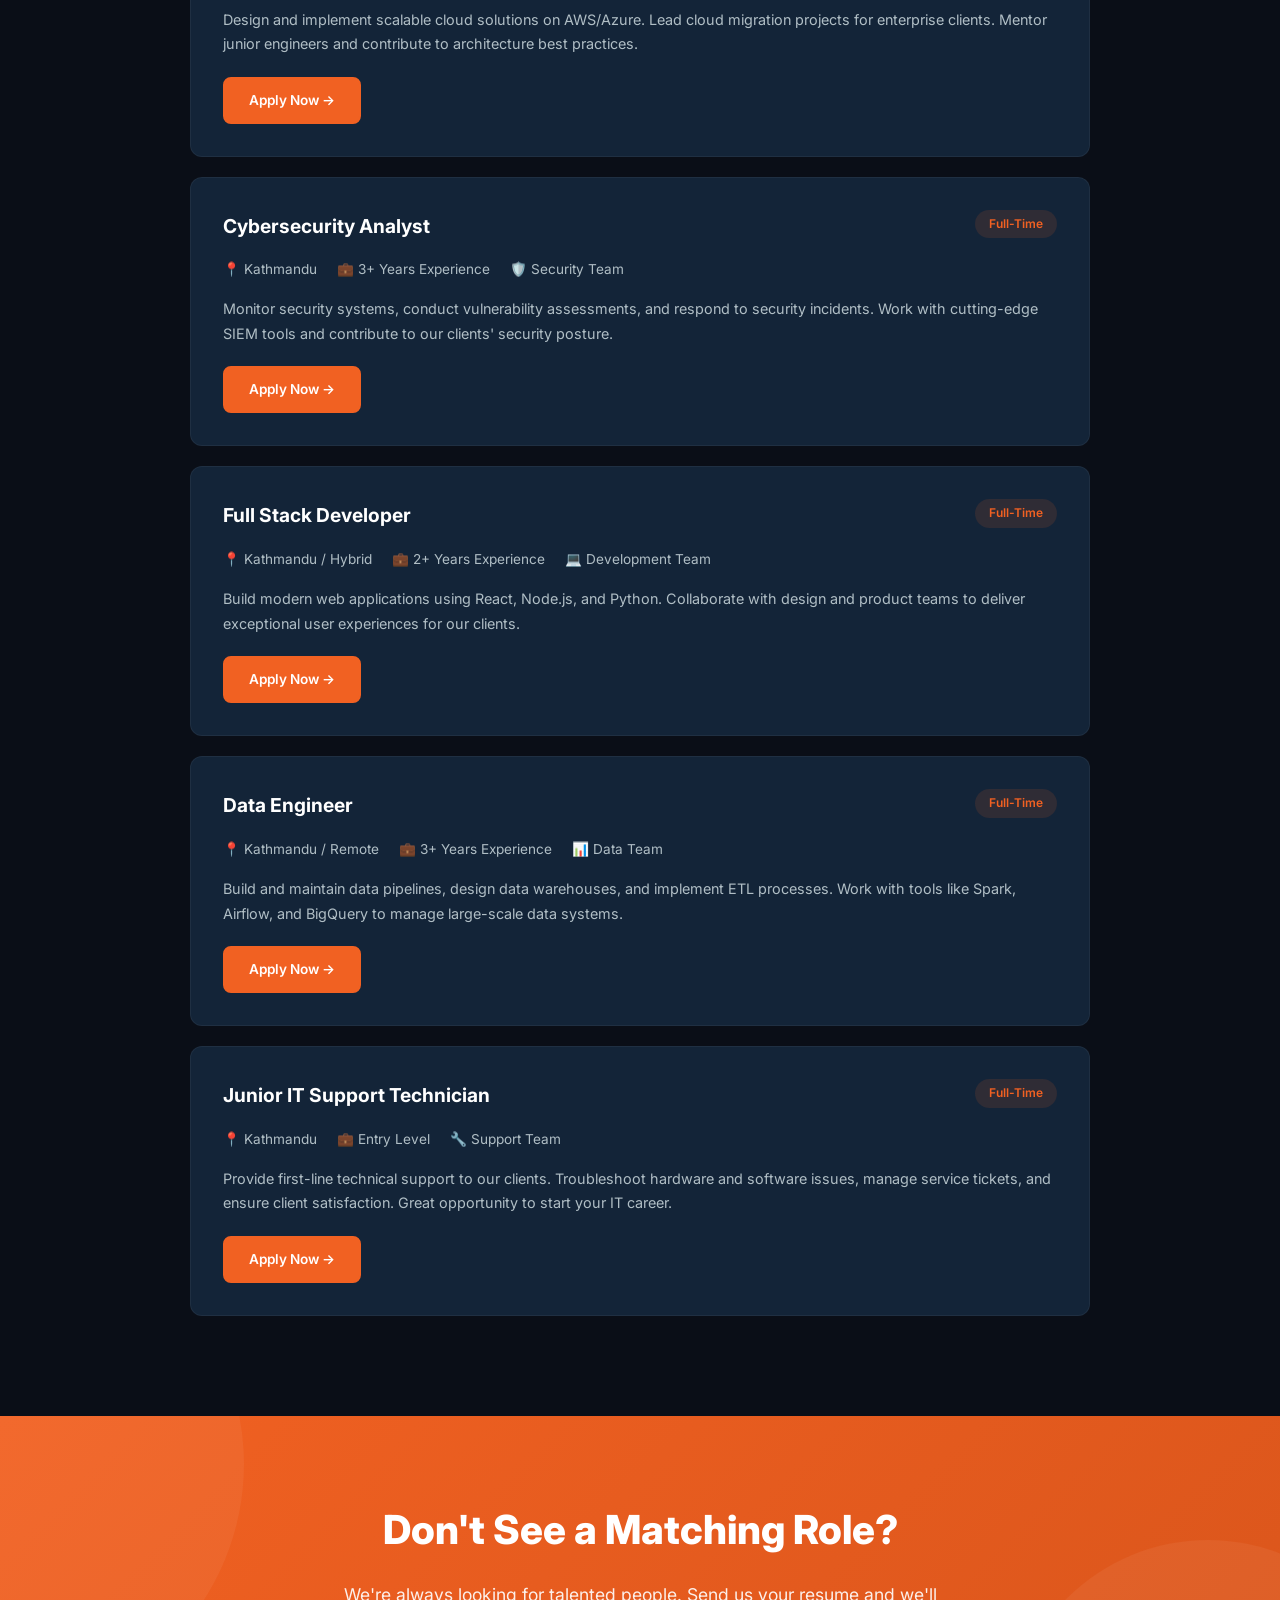
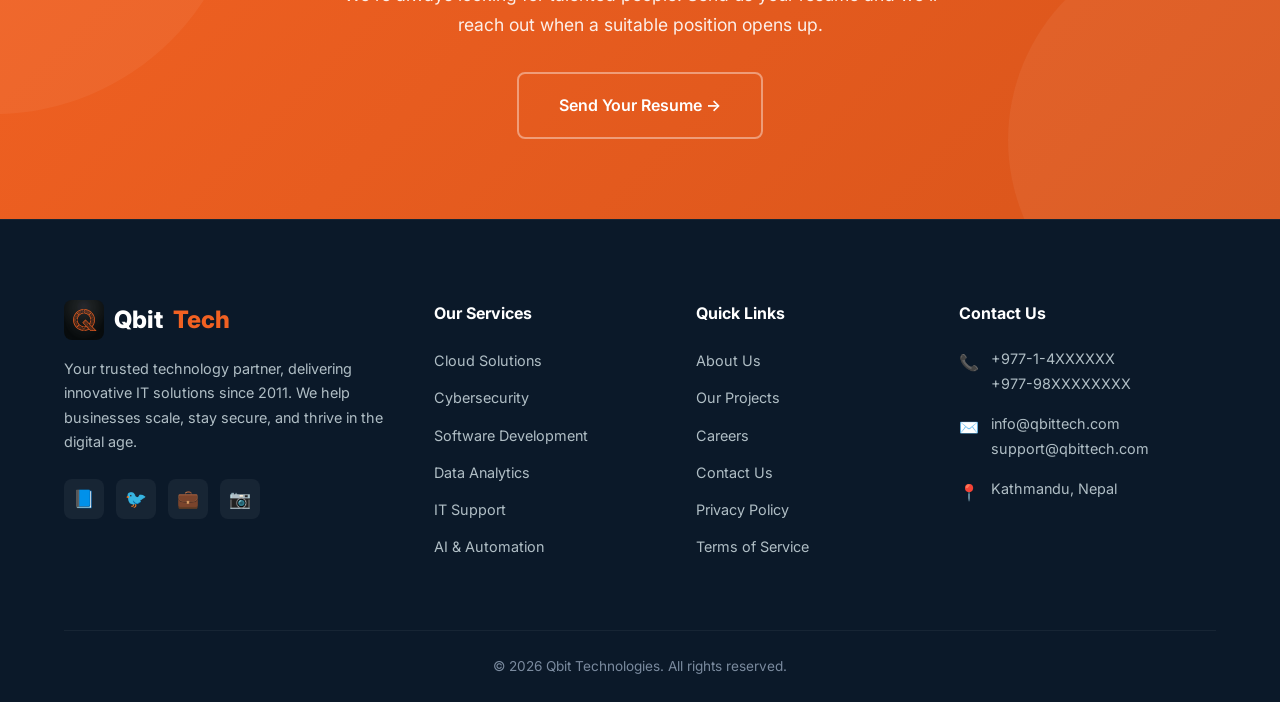
<file: careers.html>
<!DOCTYPE html>
<html lang="en">

<head>
    <meta charset="UTF-8">
    <meta name="viewport" content="width=device-width, initial-scale=1.0">
    <meta name="description"
        content="Join the Qbit Technologies team. Explore exciting career opportunities in cloud, cybersecurity, software development, and AI.">
    <title>Careers — Qbit Technologies</title>
    <link rel="stylesheet" href="css/styles.css">
    <link rel="icon" href="images/logo.png" type="image/png">
</head>

<body>

    <!-- NAVBAR -->
    <nav class="navbar" id="navbar">
        <div class="nav-container">
            <a href="index.html" class="nav-logo">
                <img src="images/logo.png" alt="Qbit Technologies Logo">
                Qbit<span>Tech</span>
            </a>
            <div class="nav-links" id="navLinks">
                <a href="index.html">Home</a>
                <a href="about.html">About</a>
                <a href="services.html">Services</a>
                <a href="projects.html">Projects</a>
                <a href="careers.html" class="active">Careers</a>
                <a href="contact.html">Contact</a>
                <a href="contact.html" class="btn btn-primary btn-sm nav-cta">Get Free Quote</a>
            </div>
            <div class="hamburger" id="hamburger">
                <span></span>
                <span></span>
                <span></span>
            </div>
        </div>
    </nav>

    <!-- PAGE HERO -->
    <section class="page-hero">
        <div class="container">
            <span class="section-label">Join Our Team</span>
            <h1 class="hero-title">Build Your <span class="highlight">Future With Us</span></h1>
            <div class="breadcrumb">
                <a href="index.html">Home</a>
                <span class="separator">/</span>
                <span class="current">Careers</span>
            </div>
        </div>
    </section>

    <!-- WHY JOIN US -->
    <section class="section section-dark">
        <div class="container">
            <div class="section-header center reveal">
                <span class="section-label">Why Qbit?</span>
                <h2 class="section-title">Why Work With Us</h2>
                <p class="section-subtitle">We're building a team of passionate technologists who thrive on solving hard
                    problems and making a real impact.</p>
            </div>
            <div class="grid-4">
                <div class="value-card reveal">
                    <div class="value-icon">🚀</div>
                    <h4>Growth Opportunities</h4>
                    <p>Continuous learning with sponsored certifications, conferences, and training programs.</p>
                </div>
                <div class="value-card reveal">
                    <div class="value-icon">🏠</div>
                    <h4>Flexible Work</h4>
                    <p>Hybrid and remote work options. We trust our team to deliver from wherever they work best.</p>
                </div>
                <div class="value-card reveal">
                    <div class="value-icon">💰</div>
                    <h4>Competitive Pay</h4>
                    <p>Market-leading compensation with performance bonuses, equity, and comprehensive benefits.</p>
                </div>
                <div class="value-card reveal">
                    <div class="value-icon">🎯</div>
                    <h4>Impactful Work</h4>
                    <p>Work on projects that matter — from securing financial systems to building AI solutions.</p>
                </div>
            </div>
        </div>
    </section>

    <!-- OPEN POSITIONS -->
    <section class="section section-darker">
        <div class="container">
            <div class="section-header center reveal">
                <span class="section-label">Open Positions</span>
                <h2 class="section-title">Current Openings</h2>
                <p class="section-subtitle">Find your next opportunity. We're looking for talented people across all
                    departments.</p>
            </div>
            <div style="display: grid; gap: 20px; max-width: 900px; margin: 0 auto;">
                <div class="career-card reveal">
                    <div class="career-card-header">
                        <h3>Senior Cloud Architect</h3>
                        <span class="career-badge">Full-Time</span>
                    </div>
                    <div class="career-meta">
                        <span>📍 Kathmandu / Remote</span>
                        <span>💼 5+ Years Experience</span>
                        <span>☁️ Cloud Team</span>
                    </div>
                    <p>Design and implement scalable cloud solutions on AWS/Azure. Lead cloud migration projects for
                        enterprise clients. Mentor junior engineers and contribute to architecture best practices.</p>
                    <a href="contact.html" class="btn btn-primary btn-sm">Apply Now →</a>
                </div>

                <div class="career-card reveal">
                    <div class="career-card-header">
                        <h3>Cybersecurity Analyst</h3>
                        <span class="career-badge">Full-Time</span>
                    </div>
                    <div class="career-meta">
                        <span>📍 Kathmandu</span>
                        <span>💼 3+ Years Experience</span>
                        <span>🛡️ Security Team</span>
                    </div>
                    <p>Monitor security systems, conduct vulnerability assessments, and respond to security incidents.
                        Work with cutting-edge SIEM tools and contribute to our clients' security posture.</p>
                    <a href="contact.html" class="btn btn-primary btn-sm">Apply Now →</a>
                </div>

                <div class="career-card reveal">
                    <div class="career-card-header">
                        <h3>Full Stack Developer</h3>
                        <span class="career-badge">Full-Time</span>
                    </div>
                    <div class="career-meta">
                        <span>📍 Kathmandu / Hybrid</span>
                        <span>💼 2+ Years Experience</span>
                        <span>💻 Development Team</span>
                    </div>
                    <p>Build modern web applications using React, Node.js, and Python. Collaborate with design and
                        product teams to deliver exceptional user experiences for our clients.</p>
                    <a href="contact.html" class="btn btn-primary btn-sm">Apply Now →</a>
                </div>

                <div class="career-card reveal">
                    <div class="career-card-header">
                        <h3>Data Engineer</h3>
                        <span class="career-badge">Full-Time</span>
                    </div>
                    <div class="career-meta">
                        <span>📍 Kathmandu / Remote</span>
                        <span>💼 3+ Years Experience</span>
                        <span>📊 Data Team</span>
                    </div>
                    <p>Build and maintain data pipelines, design data warehouses, and implement ETL processes. Work with
                        tools like Spark, Airflow, and BigQuery to manage large-scale data systems.</p>
                    <a href="contact.html" class="btn btn-primary btn-sm">Apply Now →</a>
                </div>

                <div class="career-card reveal">
                    <div class="career-card-header">
                        <h3>Junior IT Support Technician</h3>
                        <span class="career-badge">Full-Time</span>
                    </div>
                    <div class="career-meta">
                        <span>📍 Kathmandu</span>
                        <span>💼 Entry Level</span>
                        <span>🔧 Support Team</span>
                    </div>
                    <p>Provide first-line technical support to our clients. Troubleshoot hardware and software issues,
                        manage service tickets, and ensure client satisfaction. Great opportunity to start your IT
                        career.</p>
                    <a href="contact.html" class="btn btn-primary btn-sm">Apply Now →</a>
                </div>
            </div>
        </div>
    </section>

    <!-- CTA -->
    <section class="cta-banner">
        <div class="container">
            <div class="cta-content">
                <h2>Don't See a Matching Role?</h2>
                <p>We're always looking for talented people. Send us your resume and we'll reach out when a suitable
                    position opens up.</p>
                <a href="contact.html" class="btn btn-outline btn-lg" style="border-color: rgba(255,255,255,0.4);">Send
                    Your Resume →</a>
            </div>
        </div>
    </section>

    <!-- FOOTER -->
    <footer class="footer">
        <div class="container">
            <div class="footer-grid">
                <div class="footer-brand">
                    <a href="index.html" class="nav-logo">
                        <img src="images/logo.png" alt="Qbit Technologies">
                        Qbit<span>Tech</span>
                    </a>
                    <p>Your trusted technology partner, delivering innovative IT solutions since 2011. We help
                        businesses scale, stay secure, and thrive in the digital age.</p>
                    <div class="footer-social">
                        <a href="#" aria-label="Facebook">📘</a>
                        <a href="#" aria-label="Twitter">🐦</a>
                        <a href="#" aria-label="LinkedIn">💼</a>
                        <a href="#" aria-label="Instagram">📷</a>
                    </div>
                </div>
                <div class="footer-col">
                    <h4>Our Services</h4>
                    <ul>
                        <li><a href="services.html">Cloud Solutions</a></li>
                        <li><a href="services.html">Cybersecurity</a></li>
                        <li><a href="services.html">Software Development</a></li>
                        <li><a href="services.html">Data Analytics</a></li>
                        <li><a href="services.html">IT Support</a></li>
                        <li><a href="services.html">AI & Automation</a></li>
                    </ul>
                </div>
                <div class="footer-col">
                    <h4>Quick Links</h4>
                    <ul>
                        <li><a href="about.html">About Us</a></li>
                        <li><a href="projects.html">Our Projects</a></li>
                        <li><a href="careers.html">Careers</a></li>
                        <li><a href="contact.html">Contact Us</a></li>
                        <li><a href="#">Privacy Policy</a></li>
                        <li><a href="#">Terms of Service</a></li>
                    </ul>
                </div>
                <div class="footer-col">
                    <h4>Contact Us</h4>
                    <div class="footer-contact-item">
                        <span class="icon">📞</span>
                        <p>+977-1-4XXXXXX<br>+977-98XXXXXXXX</p>
                    </div>
                    <div class="footer-contact-item">
                        <span class="icon">✉️</span>
                        <p>info@qbittech.com<br>support@qbittech.com</p>
                    </div>
                    <div class="footer-contact-item">
                        <span class="icon">📍</span>
                        <p>Kathmandu, Nepal</p>
                    </div>
                </div>
            </div>
            <div class="footer-bottom">
                <p>© 2026 Qbit Technologies. All rights reserved.</p>
            </div>
        </div>
    </footer>

    <script src="js/script.js"></script>
</body>

</html>
</file>
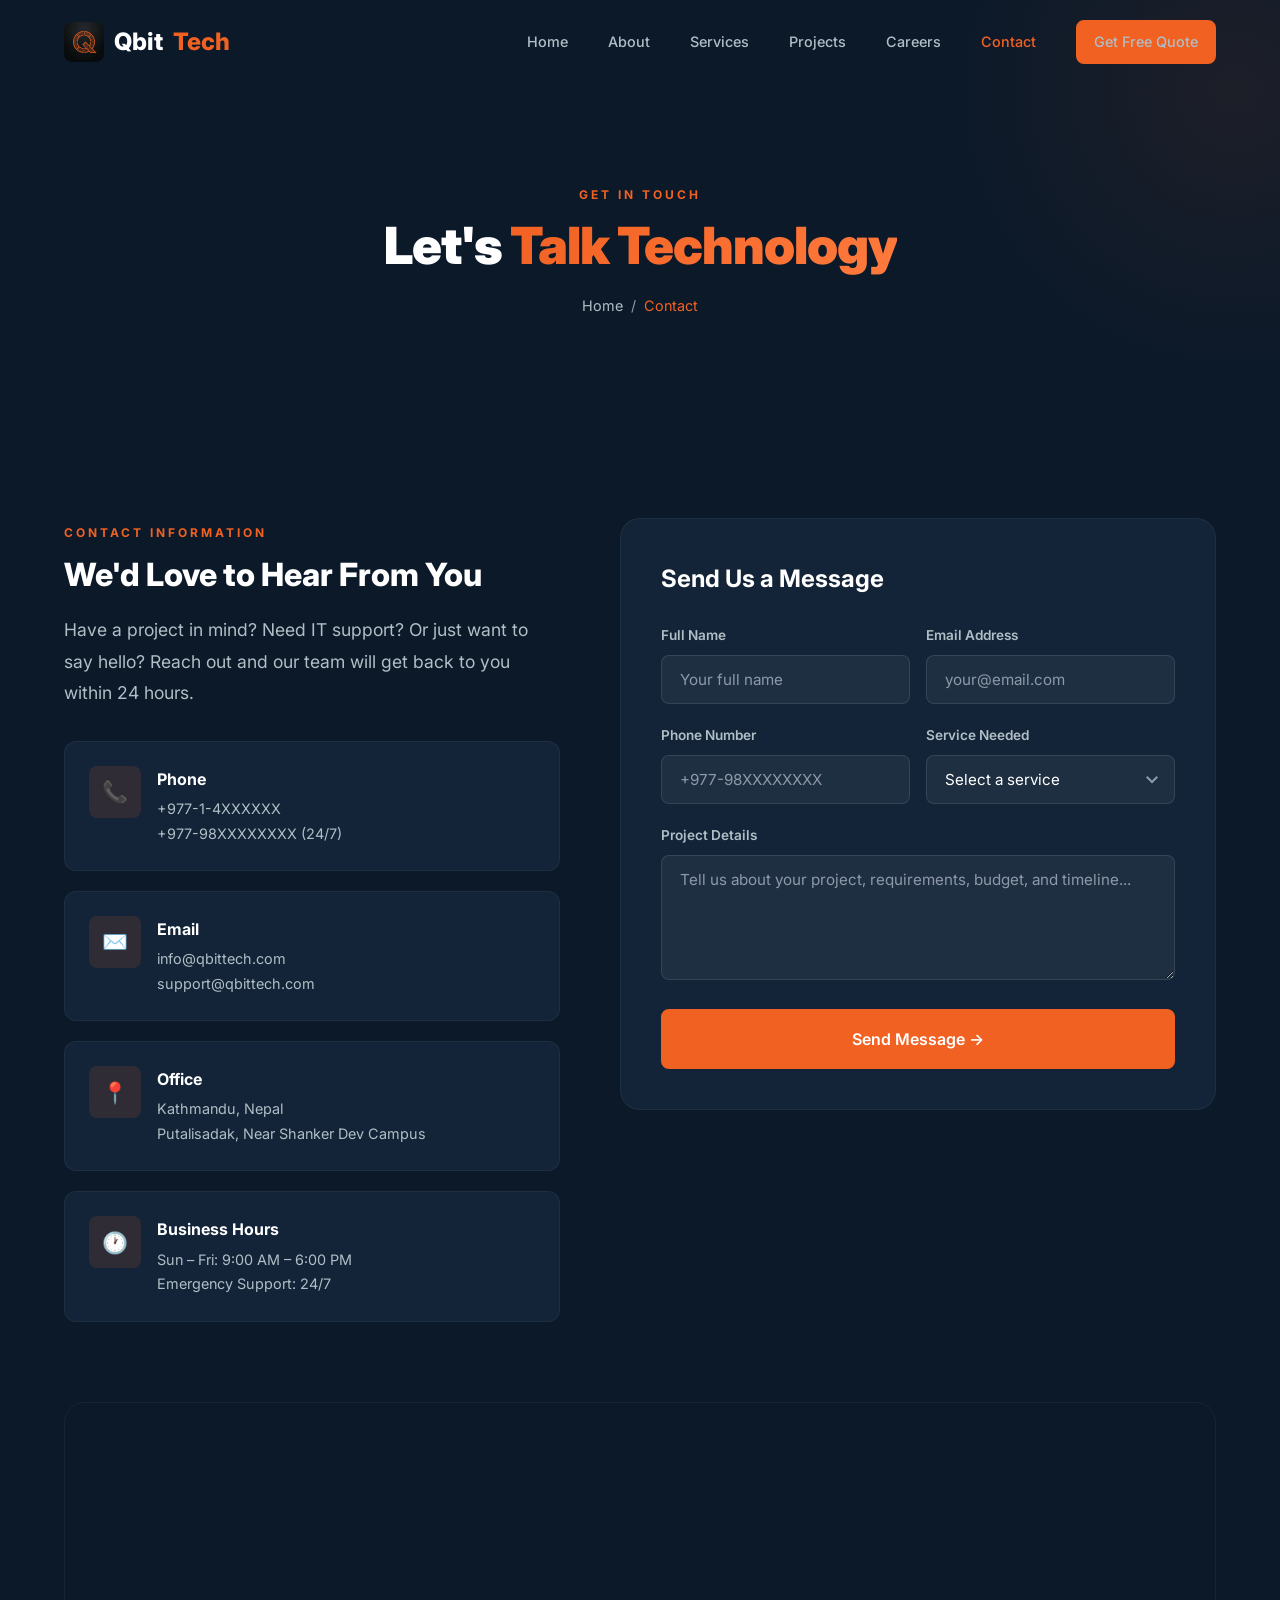
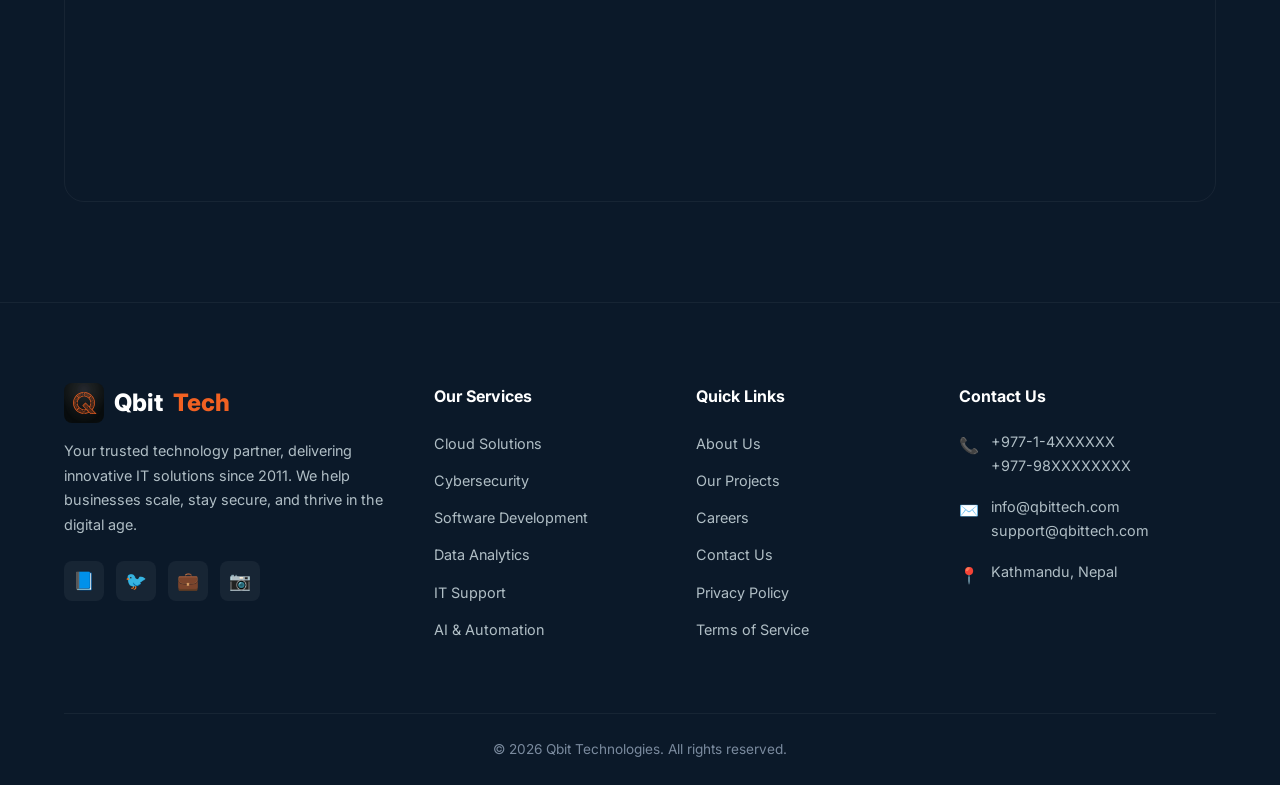
<file: contact.html>
<!DOCTYPE html>
<html lang="en">

<head>
    <meta charset="UTF-8">
    <meta name="viewport" content="width=device-width, initial-scale=1.0">
    <meta name="description"
        content="Get in touch with Qbit Technologies. Contact us for IT consultations, project inquiries, or support requests.">
    <title>Contact Us — Qbit Technologies</title>
    <link rel="stylesheet" href="css/styles.css">
    <link rel="icon" href="images/logo.png" type="image/png">
</head>

<body>

    <!-- NAVBAR -->
    <nav class="navbar" id="navbar">
        <div class="nav-container">
            <a href="index.html" class="nav-logo">
                <img src="images/logo.png" alt="Qbit Technologies Logo">
                Qbit<span>Tech</span>
            </a>
            <div class="nav-links" id="navLinks">
                <a href="index.html">Home</a>
                <a href="about.html">About</a>
                <a href="services.html">Services</a>
                <a href="projects.html">Projects</a>
                <a href="careers.html">Careers</a>
                <a href="contact.html" class="active">Contact</a>
                <a href="contact.html" class="btn btn-primary btn-sm nav-cta">Get Free Quote</a>
            </div>
            <div class="hamburger" id="hamburger">
                <span></span>
                <span></span>
                <span></span>
            </div>
        </div>
    </nav>

    <!-- PAGE HERO -->
    <section class="page-hero">
        <div class="container">
            <span class="section-label">Get In Touch</span>
            <h1 class="hero-title">Let's <span class="highlight">Talk Technology</span></h1>
            <div class="breadcrumb">
                <a href="index.html">Home</a>
                <span class="separator">/</span>
                <span class="current">Contact</span>
            </div>
        </div>
    </section>

    <!-- CONTACT SECTION -->
    <section class="section section-dark">
        <div class="container">
            <div class="contact-grid">
                <!-- Contact Info -->
                <div class="reveal-left">
                    <span class="section-label">Contact Information</span>
                    <h2 class="section-title" style="font-size: 2rem;">We'd Love to Hear From You</h2>
                    <p class="section-subtitle" style="margin-bottom: 32px;">Have a project in mind? Need IT support? Or
                        just want to say hello? Reach out and our team will get back to you within 24 hours.</p>

                    <div class="contact-info-card">
                        <div class="contact-icon">📞</div>
                        <div>
                            <h4>Phone</h4>
                            <p>+977-1-4XXXXXX<br>+977-98XXXXXXXX (24/7)</p>
                        </div>
                    </div>

                    <div class="contact-info-card">
                        <div class="contact-icon">✉️</div>
                        <div>
                            <h4>Email</h4>
                            <p>info@qbittech.com<br>support@qbittech.com</p>
                        </div>
                    </div>

                    <div class="contact-info-card">
                        <div class="contact-icon">📍</div>
                        <div>
                            <h4>Office</h4>
                            <p>Kathmandu, Nepal<br>Putalisadak, Near Shanker Dev Campus</p>
                        </div>
                    </div>

                    <div class="contact-info-card">
                        <div class="contact-icon">🕐</div>
                        <div>
                            <h4>Business Hours</h4>
                            <p>Sun – Fri: 9:00 AM – 6:00 PM<br>Emergency Support: 24/7</p>
                        </div>
                    </div>
                </div>

                <!-- Contact Form -->
                <div class="reveal-right">
                    <form class="contact-form" id="contactForm">
                        <h3 style="font-size: 1.5rem; font-weight: 700; margin-bottom: 24px;">Send Us a Message</h3>
                        <div class="form-row">
                            <div class="form-group">
                                <label for="name">Full Name</label>
                                <input type="text" id="name" name="name" placeholder="Your full name" required>
                            </div>
                            <div class="form-group">
                                <label for="email">Email Address</label>
                                <input type="email" id="email" name="email" placeholder="your@email.com" required>
                            </div>
                        </div>
                        <div class="form-row">
                            <div class="form-group">
                                <label for="phone">Phone Number</label>
                                <input type="tel" id="phone" name="phone" placeholder="+977-98XXXXXXXX">
                            </div>
                            <div class="form-group">
                                <label for="service">Service Needed</label>
                                <select id="service" name="service">
                                    <option value="">Select a service</option>
                                    <option value="cloud">Cloud Solutions</option>
                                    <option value="security">Cybersecurity</option>
                                    <option value="software">Software Development</option>
                                    <option value="data">Data Analytics</option>
                                    <option value="support">IT Support</option>
                                    <option value="ai">AI & Automation</option>
                                    <option value="other">Other</option>
                                </select>
                            </div>
                        </div>
                        <div class="form-group">
                            <label for="message">Project Details</label>
                            <textarea id="message" name="message"
                                placeholder="Tell us about your project, requirements, budget, and timeline..." rows="5"
                                required></textarea>
                        </div>
                        <button type="submit" class="btn btn-primary btn-lg"
                            style="width: 100%; justify-content: center;">Send Message →</button>
                    </form>
                </div>
            </div>

            <!-- Map -->
            <div class="map-container reveal">
                <iframe
                    src="https://www.google.com/maps/embed?pb=!1m18!1m12!1m3!1d3532.456!2d85.317!3d27.704!2m3!1f0!2f0!3f0!3m2!1i1024!2i768!4f13.1!3m3!1m2!1s0x0%3A0x0!2zMjfCsDQyJzE0LjQiTiA4NcKwMTknMDEuMiJF!5e0!3m2!1sen!2snp!4v1234567890"
                    allowfullscreen="" loading="lazy" referrerpolicy="no-referrer-when-downgrade"
                    title="Qbit Technologies Office Location"></iframe>
            </div>
        </div>
    </section>

    <!-- FOOTER -->
    <footer class="footer">
        <div class="container">
            <div class="footer-grid">
                <div class="footer-brand">
                    <a href="index.html" class="nav-logo">
                        <img src="images/logo.png" alt="Qbit Technologies">
                        Qbit<span>Tech</span>
                    </a>
                    <p>Your trusted technology partner, delivering innovative IT solutions since 2011. We help
                        businesses scale, stay secure, and thrive in the digital age.</p>
                    <div class="footer-social">
                        <a href="#" aria-label="Facebook">📘</a>
                        <a href="#" aria-label="Twitter">🐦</a>
                        <a href="#" aria-label="LinkedIn">💼</a>
                        <a href="#" aria-label="Instagram">📷</a>
                    </div>
                </div>
                <div class="footer-col">
                    <h4>Our Services</h4>
                    <ul>
                        <li><a href="services.html">Cloud Solutions</a></li>
                        <li><a href="services.html">Cybersecurity</a></li>
                        <li><a href="services.html">Software Development</a></li>
                        <li><a href="services.html">Data Analytics</a></li>
                        <li><a href="services.html">IT Support</a></li>
                        <li><a href="services.html">AI & Automation</a></li>
                    </ul>
                </div>
                <div class="footer-col">
                    <h4>Quick Links</h4>
                    <ul>
                        <li><a href="about.html">About Us</a></li>
                        <li><a href="projects.html">Our Projects</a></li>
                        <li><a href="careers.html">Careers</a></li>
                        <li><a href="contact.html">Contact Us</a></li>
                        <li><a href="#">Privacy Policy</a></li>
                        <li><a href="#">Terms of Service</a></li>
                    </ul>
                </div>
                <div class="footer-col">
                    <h4>Contact Us</h4>
                    <div class="footer-contact-item">
                        <span class="icon">📞</span>
                        <p>+977-1-4XXXXXX<br>+977-98XXXXXXXX</p>
                    </div>
                    <div class="footer-contact-item">
                        <span class="icon">✉️</span>
                        <p>info@qbittech.com<br>support@qbittech.com</p>
                    </div>
                    <div class="footer-contact-item">
                        <span class="icon">📍</span>
                        <p>Kathmandu, Nepal</p>
                    </div>
                </div>
            </div>
            <div class="footer-bottom">
                <p>© 2026 Qbit Technologies. All rights reserved.</p>
            </div>
        </div>
    </footer>

    <script src="js/script.js"></script>
</body>

</html>
</file>
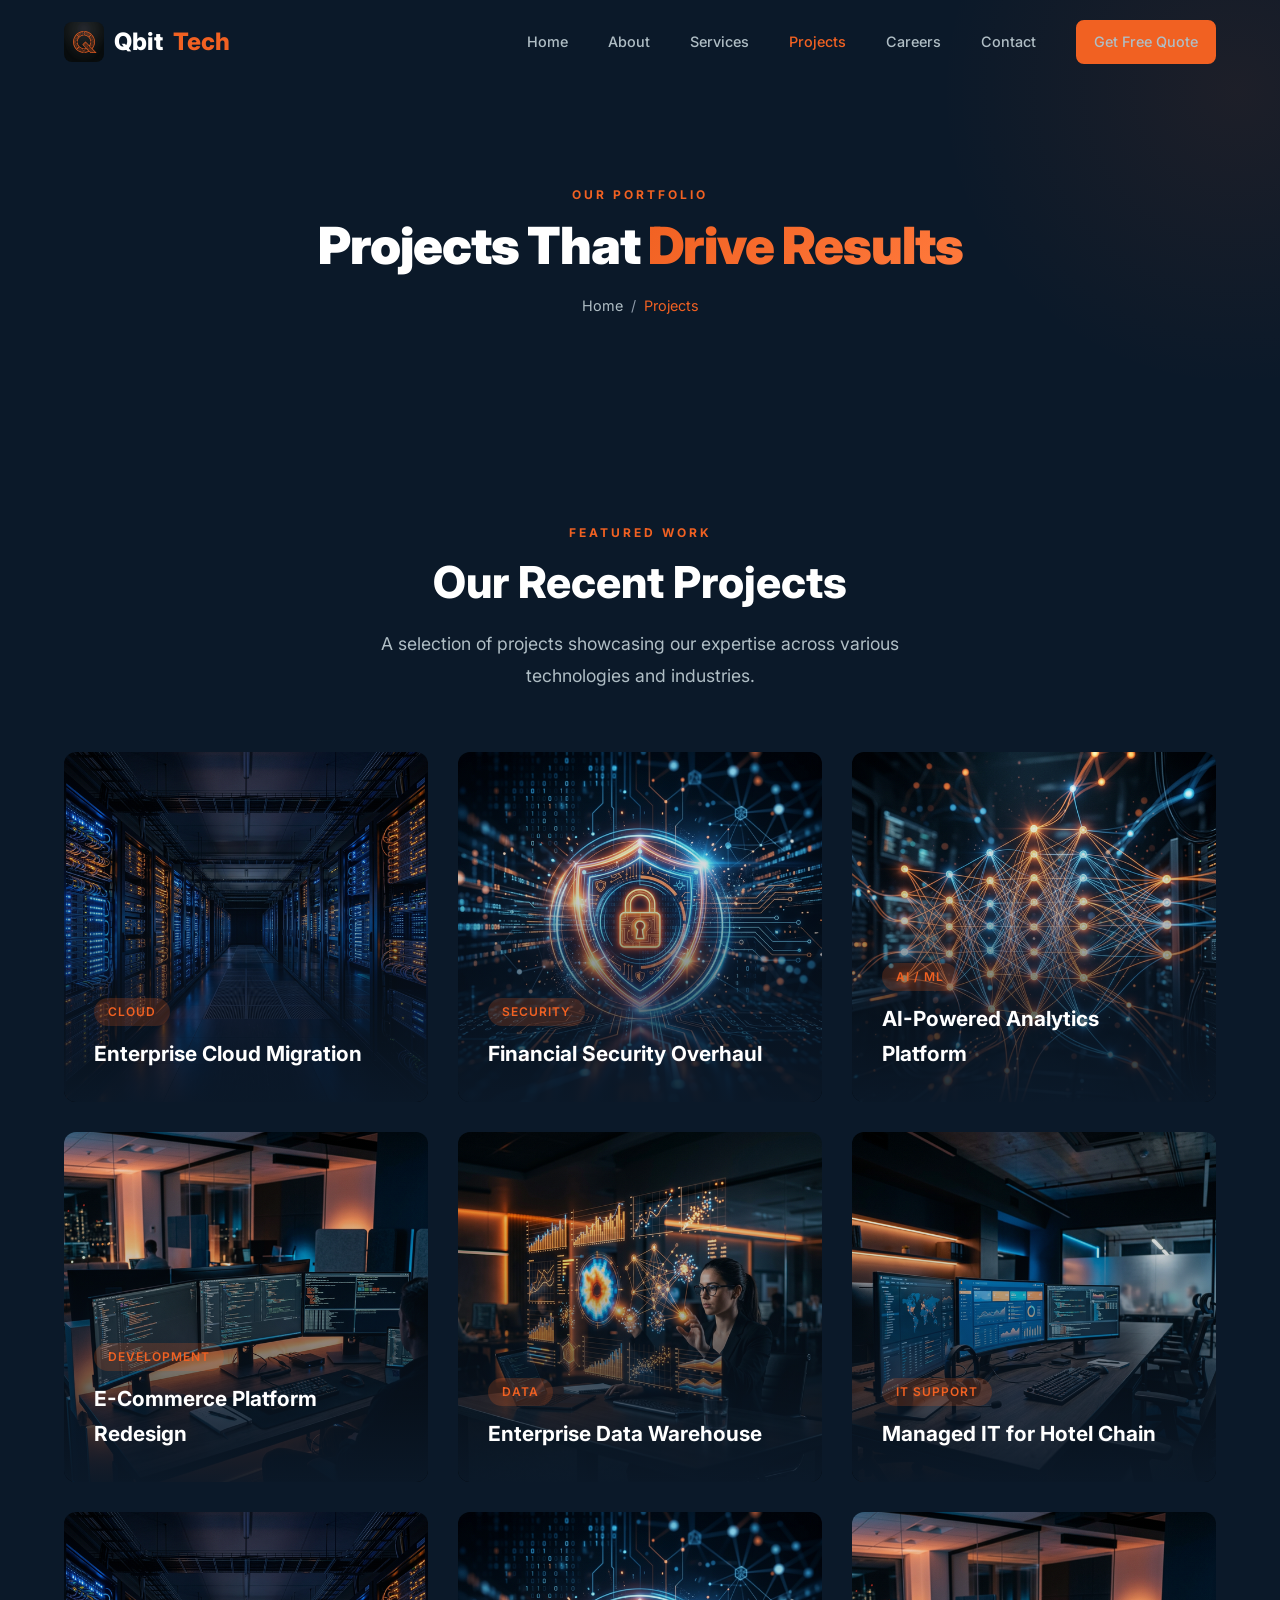
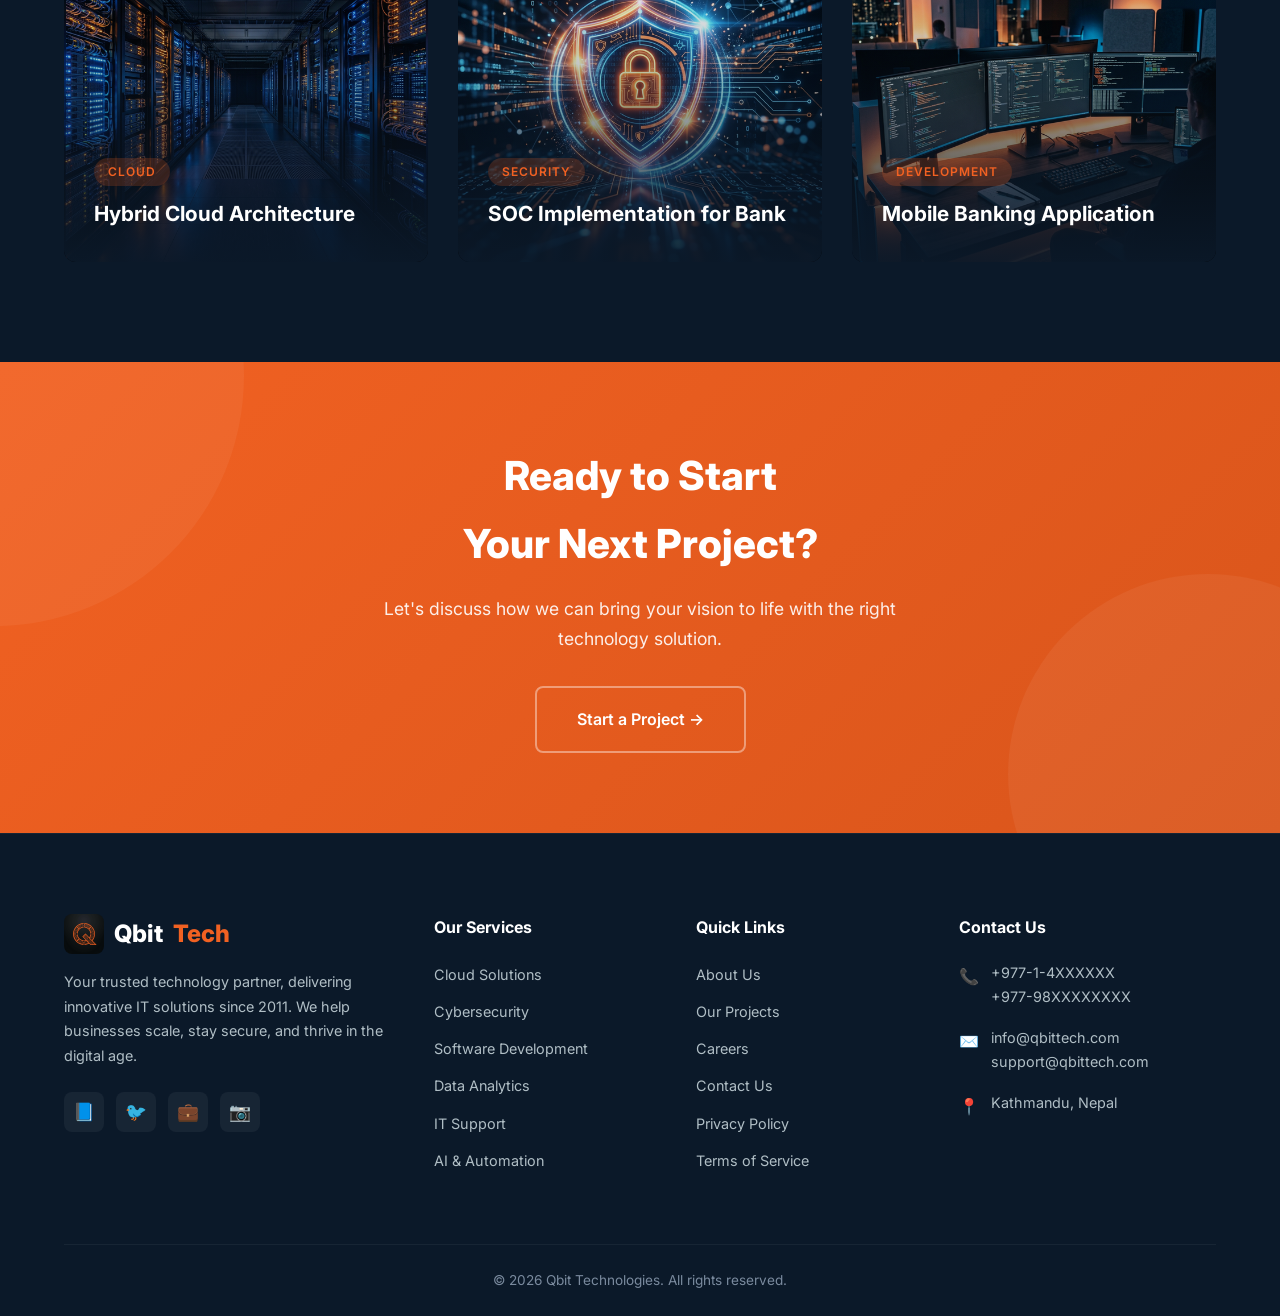
<file: projects.html>
<!DOCTYPE html>
<html lang="en">

<head>
    <meta charset="UTF-8">
    <meta name="viewport" content="width=device-width, initial-scale=1.0">
    <meta name="description"
        content="Explore Qbit Technologies' project portfolio — cloud migrations, security implementations, custom software, and AI solutions.">
    <title>Projects — Qbit Technologies</title>
    <link rel="stylesheet" href="css/styles.css">
    <link rel="icon" href="images/logo.png" type="image/png">
</head>

<body>

    <!-- NAVBAR -->
    <nav class="navbar" id="navbar">
        <div class="nav-container">
            <a href="index.html" class="nav-logo">
                <img src="images/logo.png" alt="Qbit Technologies Logo">
                Qbit<span>Tech</span>
            </a>
            <div class="nav-links" id="navLinks">
                <a href="index.html">Home</a>
                <a href="about.html">About</a>
                <a href="services.html">Services</a>
                <a href="projects.html" class="active">Projects</a>
                <a href="careers.html">Careers</a>
                <a href="contact.html">Contact</a>
                <a href="contact.html" class="btn btn-primary btn-sm nav-cta">Get Free Quote</a>
            </div>
            <div class="hamburger" id="hamburger">
                <span></span>
                <span></span>
                <span></span>
            </div>
        </div>
    </nav>

    <!-- PAGE HERO -->
    <section class="page-hero">
        <div class="container">
            <span class="section-label">Our Portfolio</span>
            <h1 class="hero-title">Projects That <span class="highlight">Drive Results</span></h1>
            <div class="breadcrumb">
                <a href="index.html">Home</a>
                <span class="separator">/</span>
                <span class="current">Projects</span>
            </div>
        </div>
    </section>

    <!-- PROJECTS GRID -->
    <section class="section section-dark">
        <div class="container">
            <div class="section-header center reveal">
                <span class="section-label">Featured Work</span>
                <h2 class="section-title">Our Recent Projects</h2>
                <p class="section-subtitle">A selection of projects showcasing our expertise across various technologies
                    and industries.</p>
            </div>
            <div class="grid-3">
                <div class="project-card reveal">
                    <img src="images/service-cloud.png" alt="Enterprise Cloud Migration">
                    <div class="project-overlay">
                        <span class="project-tag">Cloud</span>
                        <h3 class="project-title">Enterprise Cloud Migration</h3>
                    </div>
                </div>
                <div class="project-card reveal">
                    <img src="images/service-cybersecurity.png" alt="Financial Security Overhaul">
                    <div class="project-overlay">
                        <span class="project-tag">Security</span>
                        <h3 class="project-title">Financial Security Overhaul</h3>
                    </div>
                </div>
                <div class="project-card reveal">
                    <img src="images/service-ai.png" alt="AI Analytics Platform">
                    <div class="project-overlay">
                        <span class="project-tag">AI / ML</span>
                        <h3 class="project-title">AI-Powered Analytics Platform</h3>
                    </div>
                </div>
                <div class="project-card reveal">
                    <img src="images/service-software.png" alt="E-commerce Platform">
                    <div class="project-overlay">
                        <span class="project-tag">Development</span>
                        <h3 class="project-title">E-Commerce Platform Redesign</h3>
                    </div>
                </div>
                <div class="project-card reveal">
                    <img src="images/service-data.png" alt="Data Warehouse">
                    <div class="project-overlay">
                        <span class="project-tag">Data</span>
                        <h3 class="project-title">Enterprise Data Warehouse</h3>
                    </div>
                </div>
                <div class="project-card reveal">
                    <img src="images/service-support.png" alt="IT Infrastructure">
                    <div class="project-overlay">
                        <span class="project-tag">IT Support</span>
                        <h3 class="project-title">Managed IT for Hotel Chain</h3>
                    </div>
                </div>
                <div class="project-card reveal">
                    <img src="images/service-cloud.png" alt="Hybrid Cloud Setup">
                    <div class="project-overlay">
                        <span class="project-tag">Cloud</span>
                        <h3 class="project-title">Hybrid Cloud Architecture</h3>
                    </div>
                </div>
                <div class="project-card reveal">
                    <img src="images/service-cybersecurity.png" alt="SOC Implementation">
                    <div class="project-overlay">
                        <span class="project-tag">Security</span>
                        <h3 class="project-title">SOC Implementation for Bank</h3>
                    </div>
                </div>
                <div class="project-card reveal">
                    <img src="images/service-software.png" alt="Mobile Banking App">
                    <div class="project-overlay">
                        <span class="project-tag">Development</span>
                        <h3 class="project-title">Mobile Banking Application</h3>
                    </div>
                </div>
            </div>
        </div>
    </section>

    <!-- CTA -->
    <section class="cta-banner">
        <div class="container">
            <div class="cta-content">
                <h2>Ready to Start<br>Your Next Project?</h2>
                <p>Let's discuss how we can bring your vision to life with the right technology solution.</p>
                <a href="contact.html" class="btn btn-outline btn-lg" style="border-color: rgba(255,255,255,0.4);">Start
                    a Project →</a>
            </div>
        </div>
    </section>

    <!-- FOOTER -->
    <footer class="footer">
        <div class="container">
            <div class="footer-grid">
                <div class="footer-brand">
                    <a href="index.html" class="nav-logo">
                        <img src="images/logo.png" alt="Qbit Technologies">
                        Qbit<span>Tech</span>
                    </a>
                    <p>Your trusted technology partner, delivering innovative IT solutions since 2011. We help
                        businesses scale, stay secure, and thrive in the digital age.</p>
                    <div class="footer-social">
                        <a href="#" aria-label="Facebook">📘</a>
                        <a href="#" aria-label="Twitter">🐦</a>
                        <a href="#" aria-label="LinkedIn">💼</a>
                        <a href="#" aria-label="Instagram">📷</a>
                    </div>
                </div>
                <div class="footer-col">
                    <h4>Our Services</h4>
                    <ul>
                        <li><a href="services.html">Cloud Solutions</a></li>
                        <li><a href="services.html">Cybersecurity</a></li>
                        <li><a href="services.html">Software Development</a></li>
                        <li><a href="services.html">Data Analytics</a></li>
                        <li><a href="services.html">IT Support</a></li>
                        <li><a href="services.html">AI & Automation</a></li>
                    </ul>
                </div>
                <div class="footer-col">
                    <h4>Quick Links</h4>
                    <ul>
                        <li><a href="about.html">About Us</a></li>
                        <li><a href="projects.html">Our Projects</a></li>
                        <li><a href="careers.html">Careers</a></li>
                        <li><a href="contact.html">Contact Us</a></li>
                        <li><a href="#">Privacy Policy</a></li>
                        <li><a href="#">Terms of Service</a></li>
                    </ul>
                </div>
                <div class="footer-col">
                    <h4>Contact Us</h4>
                    <div class="footer-contact-item">
                        <span class="icon">📞</span>
                        <p>+977-1-4XXXXXX<br>+977-98XXXXXXXX</p>
                    </div>
                    <div class="footer-contact-item">
                        <span class="icon">✉️</span>
                        <p>info@qbittech.com<br>support@qbittech.com</p>
                    </div>
                    <div class="footer-contact-item">
                        <span class="icon">📍</span>
                        <p>Kathmandu, Nepal</p>
                    </div>
                </div>
            </div>
            <div class="footer-bottom">
                <p>© 2026 Qbit Technologies. All rights reserved.</p>
            </div>
        </div>
    </footer>

    <script src="js/script.js"></script>
</body>

</html>
</file>
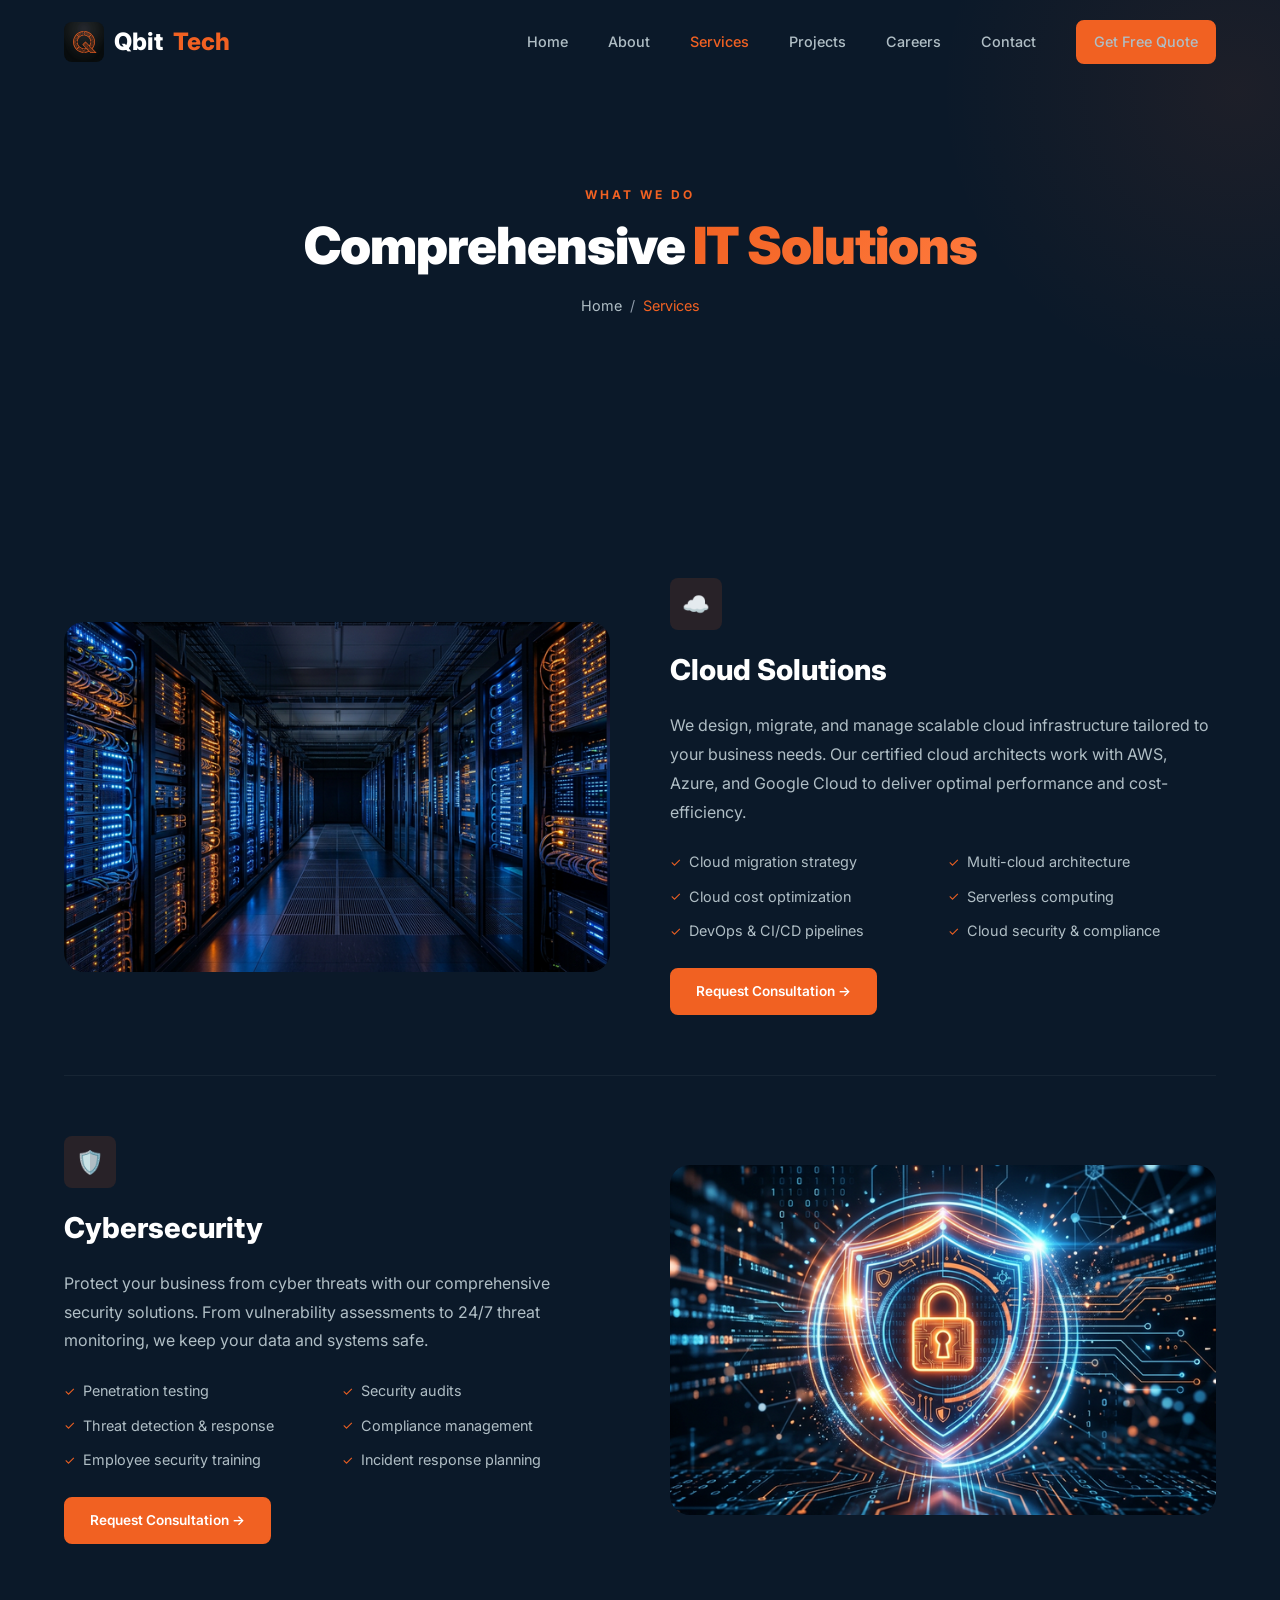
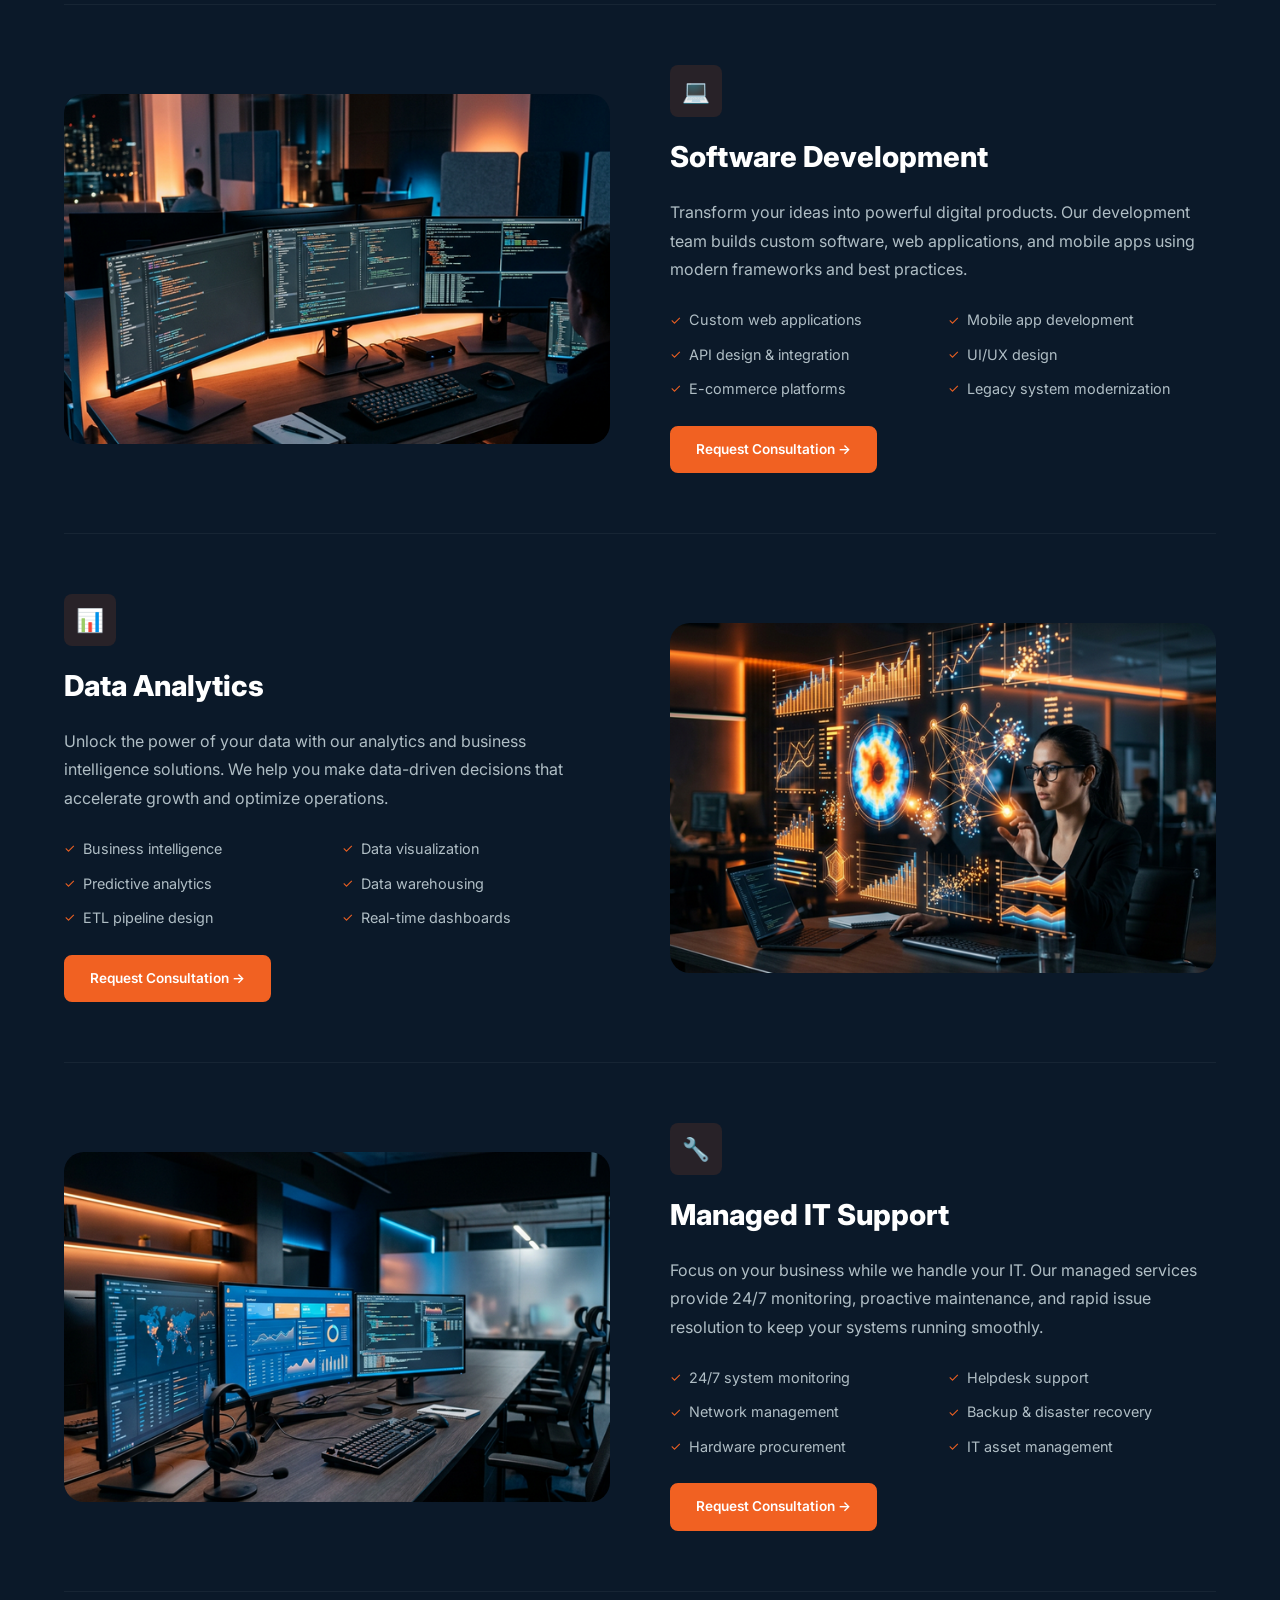
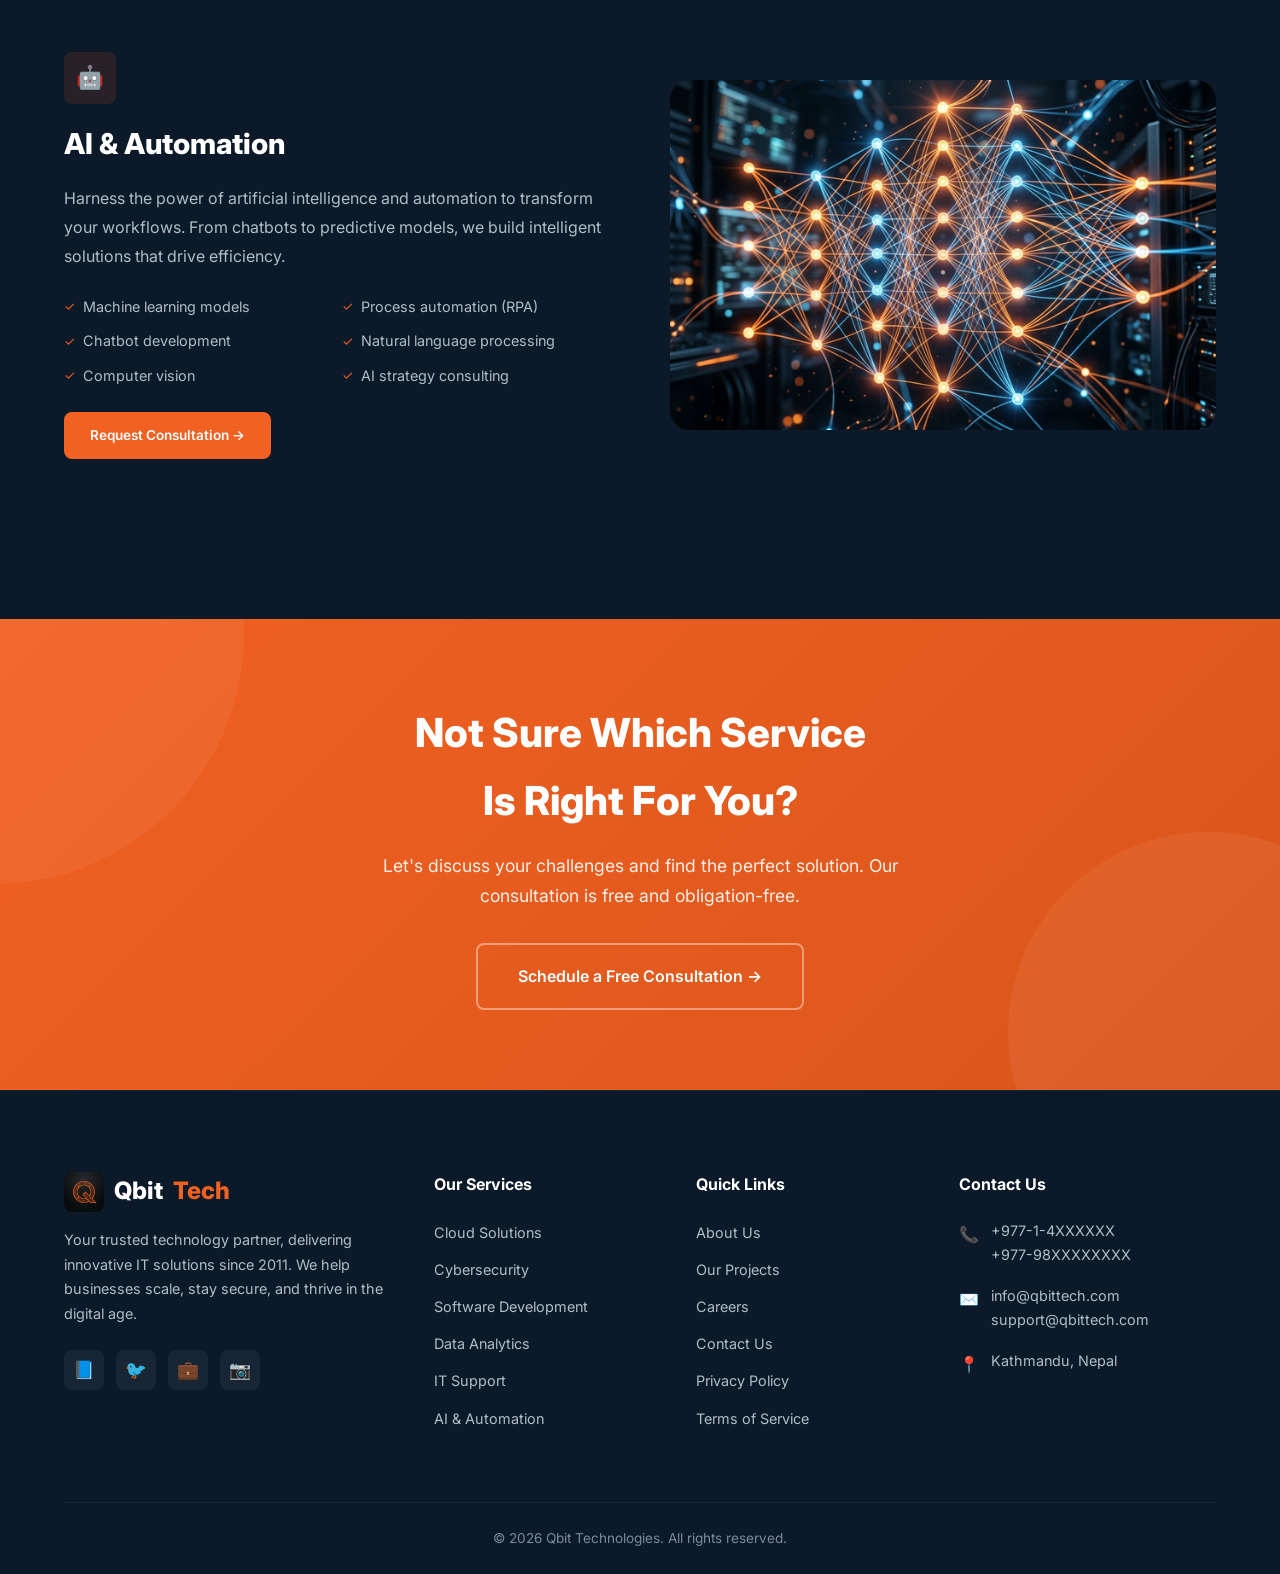
<file: services.html>
<!DOCTYPE html>
<html lang="en">

<head>
    <meta charset="UTF-8">
    <meta name="viewport" content="width=device-width, initial-scale=1.0">
    <meta name="description"
        content="Explore Qbit Technologies' full range of IT services including cloud solutions, cybersecurity, software development, data analytics, IT support, and AI automation.">
    <title>Services — Qbit Technologies</title>
    <link rel="stylesheet" href="css/styles.css">
    <link rel="icon" href="images/logo.png" type="image/png">
</head>

<body>

    <!-- NAVBAR -->
    <nav class="navbar" id="navbar">
        <div class="nav-container">
            <a href="index.html" class="nav-logo">
                <img src="images/logo.png" alt="Qbit Technologies Logo">
                Qbit<span>Tech</span>
            </a>
            <div class="nav-links" id="navLinks">
                <a href="index.html">Home</a>
                <a href="about.html">About</a>
                <a href="services.html" class="active">Services</a>
                <a href="projects.html">Projects</a>
                <a href="careers.html">Careers</a>
                <a href="contact.html">Contact</a>
                <a href="contact.html" class="btn btn-primary btn-sm nav-cta">Get Free Quote</a>
            </div>
            <div class="hamburger" id="hamburger">
                <span></span>
                <span></span>
                <span></span>
            </div>
        </div>
    </nav>

    <!-- PAGE HERO -->
    <section class="page-hero">
        <div class="container">
            <span class="section-label">What We Do</span>
            <h1 class="hero-title">Comprehensive <span class="highlight">IT Solutions</span></h1>
            <div class="breadcrumb">
                <a href="index.html">Home</a>
                <span class="separator">/</span>
                <span class="current">Services</span>
            </div>
        </div>
    </section>

    <!-- SERVICE DETAILS -->
    <section class="section section-dark">
        <div class="container">
            <!-- Cloud Solutions -->
            <div class="service-detail reveal">
                <div class="service-detail-img">
                    <img src="images/service-cloud.png" alt="Cloud Solutions">
                </div>
                <div class="service-detail-content">
                    <div class="service-card-icon">☁️</div>
                    <h3>Cloud Solutions</h3>
                    <p>We design, migrate, and manage scalable cloud infrastructure tailored to your business needs. Our
                        certified cloud architects work with AWS, Azure, and Google Cloud to deliver optimal performance
                        and cost-efficiency.</p>
                    <ul class="service-list">
                        <li><span class="icon">✓</span> Cloud migration strategy</li>
                        <li><span class="icon">✓</span> Multi-cloud architecture</li>
                        <li><span class="icon">✓</span> Cloud cost optimization</li>
                        <li><span class="icon">✓</span> Serverless computing</li>
                        <li><span class="icon">✓</span> DevOps & CI/CD pipelines</li>
                        <li><span class="icon">✓</span> Cloud security & compliance</li>
                    </ul>
                    <a href="contact.html" class="btn btn-primary btn-sm">Request Consultation →</a>
                </div>
            </div>

            <!-- Cybersecurity -->
            <div class="service-detail reverse reveal">
                <div class="service-detail-img">
                    <img src="images/service-cybersecurity.png" alt="Cybersecurity">
                </div>
                <div class="service-detail-content">
                    <div class="service-card-icon">🛡️</div>
                    <h3>Cybersecurity</h3>
                    <p>Protect your business from cyber threats with our comprehensive security solutions. From
                        vulnerability assessments to 24/7 threat monitoring, we keep your data and systems safe.</p>
                    <ul class="service-list">
                        <li><span class="icon">✓</span> Penetration testing</li>
                        <li><span class="icon">✓</span> Security audits</li>
                        <li><span class="icon">✓</span> Threat detection & response</li>
                        <li><span class="icon">✓</span> Compliance management</li>
                        <li><span class="icon">✓</span> Employee security training</li>
                        <li><span class="icon">✓</span> Incident response planning</li>
                    </ul>
                    <a href="contact.html" class="btn btn-primary btn-sm">Request Consultation →</a>
                </div>
            </div>

            <!-- Software Development -->
            <div class="service-detail reveal">
                <div class="service-detail-img">
                    <img src="images/service-software.png" alt="Software Development">
                </div>
                <div class="service-detail-content">
                    <div class="service-card-icon">💻</div>
                    <h3>Software Development</h3>
                    <p>Transform your ideas into powerful digital products. Our development team builds custom software,
                        web applications, and mobile apps using modern frameworks and best practices.</p>
                    <ul class="service-list">
                        <li><span class="icon">✓</span> Custom web applications</li>
                        <li><span class="icon">✓</span> Mobile app development</li>
                        <li><span class="icon">✓</span> API design & integration</li>
                        <li><span class="icon">✓</span> UI/UX design</li>
                        <li><span class="icon">✓</span> E-commerce platforms</li>
                        <li><span class="icon">✓</span> Legacy system modernization</li>
                    </ul>
                    <a href="contact.html" class="btn btn-primary btn-sm">Request Consultation →</a>
                </div>
            </div>

            <!-- Data Analytics -->
            <div class="service-detail reverse reveal">
                <div class="service-detail-img">
                    <img src="images/service-data.png" alt="Data Analytics">
                </div>
                <div class="service-detail-content">
                    <div class="service-card-icon">📊</div>
                    <h3>Data Analytics</h3>
                    <p>Unlock the power of your data with our analytics and business intelligence solutions. We help you
                        make data-driven decisions that accelerate growth and optimize operations.</p>
                    <ul class="service-list">
                        <li><span class="icon">✓</span> Business intelligence</li>
                        <li><span class="icon">✓</span> Data visualization</li>
                        <li><span class="icon">✓</span> Predictive analytics</li>
                        <li><span class="icon">✓</span> Data warehousing</li>
                        <li><span class="icon">✓</span> ETL pipeline design</li>
                        <li><span class="icon">✓</span> Real-time dashboards</li>
                    </ul>
                    <a href="contact.html" class="btn btn-primary btn-sm">Request Consultation →</a>
                </div>
            </div>

            <!-- IT Support -->
            <div class="service-detail reveal">
                <div class="service-detail-img">
                    <img src="images/service-support.png" alt="IT Support">
                </div>
                <div class="service-detail-content">
                    <div class="service-card-icon">🔧</div>
                    <h3>Managed IT Support</h3>
                    <p>Focus on your business while we handle your IT. Our managed services provide 24/7 monitoring,
                        proactive maintenance, and rapid issue resolution to keep your systems running smoothly.</p>
                    <ul class="service-list">
                        <li><span class="icon">✓</span> 24/7 system monitoring</li>
                        <li><span class="icon">✓</span> Helpdesk support</li>
                        <li><span class="icon">✓</span> Network management</li>
                        <li><span class="icon">✓</span> Backup & disaster recovery</li>
                        <li><span class="icon">✓</span> Hardware procurement</li>
                        <li><span class="icon">✓</span> IT asset management</li>
                    </ul>
                    <a href="contact.html" class="btn btn-primary btn-sm">Request Consultation →</a>
                </div>
            </div>

            <!-- AI & Automation -->
            <div class="service-detail reverse reveal">
                <div class="service-detail-img">
                    <img src="images/service-ai.png" alt="AI & Automation">
                </div>
                <div class="service-detail-content">
                    <div class="service-card-icon">🤖</div>
                    <h3>AI & Automation</h3>
                    <p>Harness the power of artificial intelligence and automation to transform your workflows. From
                        chatbots to predictive models, we build intelligent solutions that drive efficiency.</p>
                    <ul class="service-list">
                        <li><span class="icon">✓</span> Machine learning models</li>
                        <li><span class="icon">✓</span> Process automation (RPA)</li>
                        <li><span class="icon">✓</span> Chatbot development</li>
                        <li><span class="icon">✓</span> Natural language processing</li>
                        <li><span class="icon">✓</span> Computer vision</li>
                        <li><span class="icon">✓</span> AI strategy consulting</li>
                    </ul>
                    <a href="contact.html" class="btn btn-primary btn-sm">Request Consultation →</a>
                </div>
            </div>
        </div>
    </section>

    <!-- CTA -->
    <section class="cta-banner">
        <div class="container">
            <div class="cta-content">
                <h2>Not Sure Which Service<br>Is Right For You?</h2>
                <p>Let's discuss your challenges and find the perfect solution. Our consultation is free and
                    obligation-free.</p>
                <a href="contact.html" class="btn btn-outline btn-lg"
                    style="border-color: rgba(255,255,255,0.4);">Schedule a Free Consultation →</a>
            </div>
        </div>
    </section>

    <!-- FOOTER -->
    <footer class="footer">
        <div class="container">
            <div class="footer-grid">
                <div class="footer-brand">
                    <a href="index.html" class="nav-logo">
                        <img src="images/logo.png" alt="Qbit Technologies">
                        Qbit<span>Tech</span>
                    </a>
                    <p>Your trusted technology partner, delivering innovative IT solutions since 2011. We help
                        businesses scale, stay secure, and thrive in the digital age.</p>
                    <div class="footer-social">
                        <a href="#" aria-label="Facebook">📘</a>
                        <a href="#" aria-label="Twitter">🐦</a>
                        <a href="#" aria-label="LinkedIn">💼</a>
                        <a href="#" aria-label="Instagram">📷</a>
                    </div>
                </div>
                <div class="footer-col">
                    <h4>Our Services</h4>
                    <ul>
                        <li><a href="services.html">Cloud Solutions</a></li>
                        <li><a href="services.html">Cybersecurity</a></li>
                        <li><a href="services.html">Software Development</a></li>
                        <li><a href="services.html">Data Analytics</a></li>
                        <li><a href="services.html">IT Support</a></li>
                        <li><a href="services.html">AI & Automation</a></li>
                    </ul>
                </div>
                <div class="footer-col">
                    <h4>Quick Links</h4>
                    <ul>
                        <li><a href="about.html">About Us</a></li>
                        <li><a href="projects.html">Our Projects</a></li>
                        <li><a href="careers.html">Careers</a></li>
                        <li><a href="contact.html">Contact Us</a></li>
                        <li><a href="#">Privacy Policy</a></li>
                        <li><a href="#">Terms of Service</a></li>
                    </ul>
                </div>
                <div class="footer-col">
                    <h4>Contact Us</h4>
                    <div class="footer-contact-item">
                        <span class="icon">📞</span>
                        <p>+977-1-4XXXXXX<br>+977-98XXXXXXXX</p>
                    </div>
                    <div class="footer-contact-item">
                        <span class="icon">✉️</span>
                        <p>info@qbittech.com<br>support@qbittech.com</p>
                    </div>
                    <div class="footer-contact-item">
                        <span class="icon">📍</span>
                        <p>Kathmandu, Nepal</p>
                    </div>
                </div>
            </div>
            <div class="footer-bottom">
                <p>© 2026 Qbit Technologies. All rights reserved.</p>
            </div>
        </div>
    </footer>

    <script src="js/script.js"></script>
</body>

</html>
</file>
<file: css/styles.css>
/* ===== IMPORTS ===== */
@import url('https://fonts.googleapis.com/css2?family=Inter:wght@300;400;500;600;700;800;900&display=swap');

/* ===== CSS VARIABLES ===== */
:root {
  --primary: #F16122;
  --primary-dark: #d9551b;
  --primary-light: #ff7a3d;
  --navy: #0B1929;
  --navy-light: #132438;
  --navy-lighter: #1a3350;
  --dark: #0a0e17;
  --white: #ffffff;
  --gray-100: #f5f7fa;
  --gray-200: #e8ecf1;
  --gray-300: #c5cdd8;
  --gray-400: #8d99a8;
  --gray-500: #5a6677;
  --text-primary: #ffffff;
  --text-secondary: #b0bec5;
  --text-dark: #1a1a2e;
  --text-muted: #7a8a9e;
  --shadow-sm: 0 2px 8px rgba(0, 0, 0, 0.1);
  --shadow-md: 0 4px 20px rgba(0, 0, 0, 0.15);
  --shadow-lg: 0 8px 40px rgba(0, 0, 0, 0.25);
  --shadow-glow: 0 0 30px rgba(241, 97, 34, 0.15);
  --radius-sm: 8px;
  --radius-md: 12px;
  --radius-lg: 20px;
  --radius-full: 50%;
  --transition: all 0.3s cubic-bezier(0.4, 0, 0.2, 1);
  --font: 'Inter', -apple-system, BlinkMacSystemFont, sans-serif;
}

/* ===== RESET ===== */
*,
*::before,
*::after {
  margin: 0;
  padding: 0;
  box-sizing: border-box;
}

html {
  scroll-behavior: smooth;
  font-size: 16px;
}

body {
  font-family: var(--font);
  color: var(--text-primary);
  background: var(--dark);
  line-height: 1.7;
  overflow-x: hidden;
  -webkit-font-smoothing: antialiased;
}

a {
  text-decoration: none;
  color: inherit;
  transition: var(--transition);
}

ul,
ol {
  list-style: none;
}

img {
  max-width: 100%;
  height: auto;
  display: block;
}

/* ===== UTILITIES ===== */
.container {
  max-width: 1200px;
  margin: 0 auto;
  padding: 0 24px;
}

.section {
  padding: 100px 0;
}

.section-dark {
  background: var(--navy);
}

.section-darker {
  background: var(--dark);
}

.section-light {
  background: var(--gray-100);
  color: var(--text-dark);
}

.section-label {
  display: inline-block;
  font-size: 0.75rem;
  font-weight: 700;
  letter-spacing: 3px;
  text-transform: uppercase;
  color: var(--primary);
  margin-bottom: 12px;
}

.section-title {
  font-size: 2.75rem;
  font-weight: 800;
  line-height: 1.2;
  margin-bottom: 20px;
}

.section-subtitle {
  font-size: 1.1rem;
  color: var(--text-secondary);
  max-width: 600px;
  line-height: 1.8;
}

.section-light .section-subtitle {
  color: var(--gray-500);
}

.section-header {
  margin-bottom: 60px;
}

.section-header.center {
  text-align: center;
}

.section-header.center .section-subtitle {
  margin: 0 auto;
}

.grid-2 {
  display: grid;
  grid-template-columns: repeat(2, 1fr);
  gap: 40px;
  align-items: center;
}

.grid-3 {
  display: grid;
  grid-template-columns: repeat(3, 1fr);
  gap: 30px;
}

.grid-4 {
  display: grid;
  grid-template-columns: repeat(4, 1fr);
  gap: 24px;
}

/* ===== BUTTONS ===== */
.btn {
  display: inline-flex;
  align-items: center;
  gap: 8px;
  padding: 14px 32px;
  border-radius: var(--radius-sm);
  font-family: var(--font);
  font-size: 0.95rem;
  font-weight: 600;
  cursor: pointer;
  border: 2px solid transparent;
  transition: var(--transition);
  white-space: nowrap;
}

.btn-primary {
  background: var(--primary);
  color: var(--white);
  border-color: var(--primary);
}

.btn-primary:hover {
  background: var(--primary-dark);
  border-color: var(--primary-dark);
  transform: translateY(-2px);
  box-shadow: 0 8px 25px rgba(241, 97, 34, 0.35);
}

.btn-outline {
  background: transparent;
  color: var(--white);
  border-color: rgba(255, 255, 255, 0.3);
}

.btn-outline:hover {
  background: var(--white);
  color: var(--navy);
  border-color: var(--white);
  transform: translateY(-2px);
}

.btn-outline-dark {
  background: transparent;
  color: var(--navy);
  border-color: var(--navy);
}

.btn-outline-dark:hover {
  background: var(--navy);
  color: var(--white);
  transform: translateY(-2px);
}

.btn-sm {
  padding: 10px 24px;
  font-size: 0.85rem;
}

.btn-lg {
  padding: 18px 40px;
  font-size: 1rem;
}

/* ===== NAVIGATION ===== */
.navbar {
  position: fixed;
  top: 0;
  left: 0;
  right: 0;
  z-index: 1000;
  padding: 20px 0;
  transition: var(--transition);
}

.navbar.scrolled {
  background: rgba(11, 25, 41, 0.95);
  backdrop-filter: blur(20px);
  -webkit-backdrop-filter: blur(20px);
  padding: 12px 0;
  box-shadow: 0 4px 30px rgba(0, 0, 0, 0.3);
}

.nav-container {
  max-width: 1200px;
  margin: 0 auto;
  padding: 0 24px;
  display: flex;
  align-items: center;
  justify-content: space-between;
}

.nav-logo {
  display: flex;
  align-items: center;
  gap: 10px;
  font-size: 1.5rem;
  font-weight: 800;
  color: var(--white);
}

.nav-logo img {
  width: 40px;
  height: 40px;
  border-radius: 8px;
}

.nav-logo span {
  color: var(--primary);
}

.nav-links {
  display: flex;
  align-items: center;
  gap: 8px;
}

.nav-links a {
  padding: 8px 16px;
  font-size: 0.9rem;
  font-weight: 500;
  color: var(--text-secondary);
  border-radius: var(--radius-sm);
  transition: var(--transition);
}

.nav-links a:hover,
.nav-links a.active {
  color: var(--white);
}

.nav-links a.active {
  color: var(--primary);
}

.nav-cta {
  margin-left: 16px;
}

.hamburger {
  display: none;
  flex-direction: column;
  gap: 5px;
  cursor: pointer;
  padding: 8px;
  z-index: 1001;
}

.hamburger span {
  display: block;
  width: 25px;
  height: 2px;
  background: var(--white);
  transition: var(--transition);
  border-radius: 2px;
}

.hamburger.active span:nth-child(1) {
  transform: rotate(45deg) translate(5px, 5px);
}

.hamburger.active span:nth-child(2) {
  opacity: 0;
}

.hamburger.active span:nth-child(3) {
  transform: rotate(-45deg) translate(5px, -5px);
}

/* ===== HERO ===== */
.hero {
  position: relative;
  min-height: 100vh;
  display: flex;
  align-items: center;
  overflow: hidden;
}

.hero-bg {
  position: absolute;
  inset: 0;
  z-index: 0;
}

.hero-bg img {
  width: 100%;
  height: 100%;
  object-fit: cover;
}

.hero-bg::after {
  content: '';
  position: absolute;
  inset: 0;
  background: linear-gradient(135deg, rgba(11, 25, 41, 0.92) 0%, rgba(11, 25, 41, 0.7) 50%, rgba(11, 25, 41, 0.85) 100%);
}

.hero-content {
  position: relative;
  z-index: 1;
  max-width: 700px;
}

.hero-label {
  display: inline-flex;
  align-items: center;
  gap: 8px;
  padding: 8px 20px;
  background: rgba(241, 97, 34, 0.15);
  border: 1px solid rgba(241, 97, 34, 0.3);
  border-radius: 50px;
  font-size: 0.85rem;
  font-weight: 600;
  color: var(--primary);
  margin-bottom: 24px;
  letter-spacing: 1px;
  text-transform: uppercase;
}

.hero-title {
  font-size: 4rem;
  font-weight: 900;
  line-height: 1.1;
  margin-bottom: 24px;
  letter-spacing: -1px;
}

.hero-title .highlight {
  background: linear-gradient(135deg, var(--primary), var(--primary-light));
  -webkit-background-clip: text;
  -webkit-text-fill-color: transparent;
  background-clip: text;
}

.hero-description {
  font-size: 1.15rem;
  color: var(--text-secondary);
  margin-bottom: 40px;
  line-height: 1.8;
  max-width: 540px;
}

.hero-buttons {
  display: flex;
  gap: 16px;
  flex-wrap: wrap;
}

.hero-stats {
  display: flex;
  gap: 48px;
  margin-top: 64px;
  padding-top: 40px;
  border-top: 1px solid rgba(255, 255, 255, 0.1);
}

.hero-stat .stat-number {
  font-size: 2.5rem;
  font-weight: 800;
  color: var(--primary);
}

.hero-stat .stat-label {
  font-size: 0.85rem;
  color: var(--text-secondary);
  margin-top: 4px;
}

/* Page Hero (inner pages) */
.page-hero {
  position: relative;
  padding: 180px 0 100px;
  background: var(--navy);
  text-align: center;
  overflow: hidden;
}

.page-hero::before {
  content: '';
  position: absolute;
  top: -50%;
  right: -20%;
  width: 600px;
  height: 600px;
  background: radial-gradient(circle, rgba(241, 97, 34, 0.08) 0%, transparent 70%);
  border-radius: 50%;
}

.page-hero .hero-title {
  font-size: 3.2rem;
  margin-bottom: 16px;
}

.page-hero .breadcrumb {
  display: flex;
  align-items: center;
  justify-content: center;
  gap: 8px;
  margin-top: 20px;
  font-size: 0.9rem;
  color: var(--text-secondary);
}

.page-hero .breadcrumb a:hover {
  color: var(--primary);
}

.page-hero .breadcrumb .separator {
  color: var(--gray-400);
}

.page-hero .breadcrumb .current {
  color: var(--primary);
}

/* ===== SERVICE CARDS ===== */
.service-card {
  position: relative;
  background: var(--navy-light);
  border-radius: var(--radius-md);
  overflow: hidden;
  transition: var(--transition);
  border: 1px solid rgba(255, 255, 255, 0.05);
}

.service-card:hover {
  transform: translateY(-8px);
  border-color: rgba(241, 97, 34, 0.2);
  box-shadow: var(--shadow-glow);
}

.service-card-img {
  height: 220px;
  overflow: hidden;
}

.service-card-img img {
  width: 100%;
  height: 100%;
  object-fit: cover;
  transition: var(--transition);
}

.service-card:hover .service-card-img img {
  transform: scale(1.08);
}

.service-card-body {
  padding: 28px;
}

.service-card-icon {
  width: 52px;
  height: 52px;
  display: flex;
  align-items: center;
  justify-content: center;
  background: rgba(241, 97, 34, 0.12);
  border-radius: var(--radius-sm);
  margin-bottom: 16px;
  font-size: 1.4rem;
}

.service-card-title {
  font-size: 1.2rem;
  font-weight: 700;
  margin-bottom: 10px;
}

.service-card-text {
  font-size: 0.9rem;
  color: var(--text-secondary);
  line-height: 1.7;
  margin-bottom: 16px;
}

.service-card-link {
  display: inline-flex;
  align-items: center;
  gap: 6px;
  font-size: 0.85rem;
  font-weight: 600;
  color: var(--primary);
  text-transform: uppercase;
  letter-spacing: 1px;
}

.service-card-link:hover {
  gap: 12px;
}

/* Light variant */
.section-light .service-card {
  background: var(--white);
  border-color: var(--gray-200);
}

.section-light .service-card:hover {
  box-shadow: var(--shadow-md);
}

.section-light .service-card-title {
  color: var(--text-dark);
}

.section-light .service-card-text {
  color: var(--gray-500);
}

/* ===== ABOUT / WHO WE ARE ===== */
.about-content {
  display: grid;
  grid-template-columns: 1fr 1fr;
  gap: 60px;
  align-items: center;
}

.about-image {
  position: relative;
}

.about-image img {
  border-radius: var(--radius-lg);
  width: 100%;
}

.about-badge {
  position: absolute;
  bottom: -20px;
  right: -20px;
  background: var(--primary);
  color: var(--white);
  padding: 24px;
  border-radius: var(--radius-md);
  text-align: center;
  box-shadow: var(--shadow-lg);
}

.about-badge .badge-number {
  font-size: 2.5rem;
  font-weight: 900;
  line-height: 1;
  display: block;
}

.about-badge .badge-text {
  font-size: 0.8rem;
  font-weight: 600;
  text-transform: uppercase;
  letter-spacing: 1px;
  margin-top: 4px;
}

.about-text {
  padding-left: 20px;
}

.about-text p {
  color: var(--text-secondary);
  margin-bottom: 28px;
  line-height: 1.8;
}

.about-features {
  display: grid;
  grid-template-columns: 1fr 1fr;
  gap: 16px;
  margin-top: 32px;
}

.about-feature {
  display: flex;
  align-items: center;
  gap: 10px;
  font-size: 0.9rem;
  font-weight: 500;
}

.about-feature .check-icon {
  width: 24px;
  height: 24px;
  background: rgba(241, 97, 34, 0.12);
  border-radius: var(--radius-full);
  display: flex;
  align-items: center;
  justify-content: center;
  color: var(--primary);
  font-size: 0.75rem;
  flex-shrink: 0;
}

/* ===== VALUE CARDS ===== */
.value-card {
  text-align: center;
  padding: 40px 24px;
  background: var(--navy-light);
  border-radius: var(--radius-md);
  border: 1px solid rgba(255, 255, 255, 0.05);
  transition: var(--transition);
}

.value-card:hover {
  transform: translateY(-4px);
  border-color: rgba(241, 97, 34, 0.15);
}

.value-icon {
  width: 72px;
  height: 72px;
  margin: 0 auto 20px;
  display: flex;
  align-items: center;
  justify-content: center;
  background: rgba(241, 97, 34, 0.1);
  border-radius: var(--radius-full);
  font-size: 1.8rem;
  color: var(--primary);
}

.value-card h4 {
  font-size: 1rem;
  font-weight: 700;
  margin-bottom: 8px;
}

.value-card p {
  font-size: 0.85rem;
  color: var(--text-secondary);
  line-height: 1.7;
}

.section-light .value-card {
  background: var(--white);
  border-color: var(--gray-200);
  box-shadow: var(--shadow-sm);
}

.section-light .value-card h4 {
  color: var(--text-dark);
}

.section-light .value-card p {
  color: var(--gray-500);
}

/* ===== PROJECT CARDS ===== */
.project-card {
  position: relative;
  border-radius: var(--radius-md);
  overflow: hidden;
  cursor: pointer;
  height: 350px;
}

.project-card img {
  width: 100%;
  height: 100%;
  object-fit: cover;
  transition: var(--transition);
}

.project-card:hover img {
  transform: scale(1.1);
}

.project-overlay {
  position: absolute;
  inset: 0;
  background: linear-gradient(to top, rgba(11, 25, 41, 0.95) 0%, rgba(11, 25, 41, 0.2) 60%, transparent 100%);
  display: flex;
  flex-direction: column;
  justify-content: flex-end;
  padding: 30px;
  transition: var(--transition);
}

.project-card:hover .project-overlay {
  background: linear-gradient(to top, rgba(241, 97, 34, 0.9) 0%, rgba(241, 97, 34, 0.3) 60%, transparent 100%);
}

.project-tag {
  display: inline-block;
  padding: 4px 14px;
  background: rgba(241, 97, 34, 0.2);
  border-radius: 50px;
  font-size: 0.75rem;
  font-weight: 600;
  color: var(--primary);
  text-transform: uppercase;
  letter-spacing: 1px;
  margin-bottom: 10px;
  width: fit-content;
}

.project-card:hover .project-tag {
  background: rgba(255, 255, 255, 0.2);
  color: var(--white);
}

.project-title {
  font-size: 1.3rem;
  font-weight: 700;
}

/* ===== EMERGENCY / CTA BANNER ===== */
.cta-banner {
  position: relative;
  padding: 80px 0;
  background: linear-gradient(135deg, var(--primary) 0%, var(--primary-dark) 100%);
  overflow: hidden;
}

.cta-banner::before {
  content: '';
  position: absolute;
  top: -50%;
  left: -20%;
  width: 500px;
  height: 500px;
  background: rgba(255, 255, 255, 0.05);
  border-radius: 50%;
}

.cta-banner::after {
  content: '';
  position: absolute;
  bottom: -30%;
  right: -10%;
  width: 400px;
  height: 400px;
  background: rgba(255, 255, 255, 0.05);
  border-radius: 50%;
}

.cta-content {
  position: relative;
  z-index: 1;
  text-align: center;
}

.cta-content h2 {
  font-size: 2.5rem;
  font-weight: 800;
  margin-bottom: 16px;
}

.cta-content p {
  font-size: 1.1rem;
  opacity: 0.9;
  margin-bottom: 32px;
  max-width: 600px;
  margin-left: auto;
  margin-right: auto;
}

.cta-cards {
  display: grid;
  grid-template-columns: repeat(3, 1fr);
  gap: 24px;
  margin-top: 48px;
}

.cta-card {
  background: rgba(255, 255, 255, 0.1);
  backdrop-filter: blur(10px);
  padding: 32px 24px;
  border-radius: var(--radius-md);
  text-align: center;
  border: 1px solid rgba(255, 255, 255, 0.15);
}

.cta-card-icon {
  font-size: 2rem;
  margin-bottom: 16px;
}

.cta-card h4 {
  font-size: 1.05rem;
  font-weight: 700;
  margin-bottom: 8px;
}

.cta-card p {
  font-size: 0.85rem;
  opacity: 0.85;
  margin-bottom: 0;
}

/* ===== TESTIMONIALS ===== */
.testimonial-card {
  background: var(--navy-light);
  border-radius: var(--radius-md);
  padding: 36px;
  border: 1px solid rgba(255, 255, 255, 0.05);
  transition: var(--transition);
}

.testimonial-card:hover {
  border-color: rgba(241, 97, 34, 0.15);
  transform: translateY(-4px);
}

.testimonial-stars {
  color: var(--primary);
  font-size: 1rem;
  margin-bottom: 16px;
  letter-spacing: 2px;
}

.testimonial-text {
  font-size: 1rem;
  line-height: 1.8;
  color: var(--text-secondary);
  margin-bottom: 24px;
  font-style: italic;
}

.testimonial-author {
  display: flex;
  align-items: center;
  gap: 12px;
}

.testimonial-avatar {
  width: 48px;
  height: 48px;
  border-radius: var(--radius-full);
  background: linear-gradient(135deg, var(--primary), var(--primary-light));
  display: flex;
  align-items: center;
  justify-content: center;
  font-weight: 700;
  font-size: 1.1rem;
  color: var(--white);
}

.testimonial-info h5 {
  font-size: 0.95rem;
  font-weight: 700;
}

.testimonial-info p {
  font-size: 0.8rem;
  color: var(--text-muted);
}

.section-light .testimonial-card {
  background: var(--white);
  border-color: var(--gray-200);
  box-shadow: var(--shadow-sm);
}

.section-light .testimonial-text {
  color: var(--gray-500);
}

.section-light .testimonial-info h5 {
  color: var(--text-dark);
}

/* ===== CONTACT FORM ===== */
.contact-grid {
  display: grid;
  grid-template-columns: 1fr 1.2fr;
  gap: 60px;
}

.contact-info-card {
  display: flex;
  gap: 16px;
  padding: 24px;
  background: var(--navy-light);
  border-radius: var(--radius-md);
  margin-bottom: 20px;
  border: 1px solid rgba(255, 255, 255, 0.05);
  transition: var(--transition);
}

.contact-info-card:hover {
  border-color: rgba(241, 97, 34, 0.15);
}

.contact-icon {
  width: 52px;
  height: 52px;
  display: flex;
  align-items: center;
  justify-content: center;
  background: rgba(241, 97, 34, 0.12);
  border-radius: var(--radius-sm);
  font-size: 1.3rem;
  flex-shrink: 0;
}

.contact-info-card h4 {
  font-size: 1rem;
  font-weight: 700;
  margin-bottom: 4px;
}

.contact-info-card p {
  font-size: 0.9rem;
  color: var(--text-secondary);
}

.contact-form {
  background: var(--navy-light);
  border-radius: var(--radius-lg);
  padding: 40px;
  border: 1px solid rgba(255, 255, 255, 0.05);
}

.form-row {
  display: grid;
  grid-template-columns: 1fr 1fr;
  gap: 16px;
}

.form-group {
  margin-bottom: 20px;
}

.form-group label {
  display: block;
  font-size: 0.85rem;
  font-weight: 600;
  margin-bottom: 8px;
  color: var(--text-secondary);
}

.form-group input,
.form-group select,
.form-group textarea {
  width: 100%;
  padding: 14px 18px;
  background: rgba(255, 255, 255, 0.05);
  border: 1px solid rgba(255, 255, 255, 0.1);
  border-radius: var(--radius-sm);
  font-family: var(--font);
  font-size: 0.95rem;
  color: var(--white);
  transition: var(--transition);
  outline: none;
}

.form-group input::placeholder,
.form-group textarea::placeholder {
  color: var(--gray-400);
}

.form-group input:focus,
.form-group select:focus,
.form-group textarea:focus {
  border-color: var(--primary);
  box-shadow: 0 0 0 3px rgba(241, 97, 34, 0.1);
}

.form-group select {
  appearance: none;
  background-image: url("data:image/svg+xml,%3Csvg xmlns='http://www.w3.org/2000/svg' width='12' height='8' viewBox='0 0 12 8'%3E%3Cpath fill='%238d99a8' d='M1.41 0L6 4.58 10.59 0 12 1.41l-6 6-6-6z'/%3E%3C/svg%3E");
  background-repeat: no-repeat;
  background-position: right 16px center;
}

.form-group select option {
  background: var(--navy);
}

.form-group textarea {
  resize: vertical;
  min-height: 120px;
}

/* ===== FOOTER ===== */
.footer {
  background: var(--navy);
  padding: 80px 0 0;
  border-top: 1px solid rgba(255, 255, 255, 0.05);
}

.footer-grid {
  display: grid;
  grid-template-columns: 1.5fr 1fr 1fr 1.2fr;
  gap: 48px;
}

.footer-brand p {
  color: var(--text-secondary);
  font-size: 0.9rem;
  margin-top: 16px;
  margin-bottom: 24px;
  line-height: 1.7;
}

.footer-social {
  display: flex;
  gap: 12px;
}

.footer-social a {
  width: 40px;
  height: 40px;
  display: flex;
  align-items: center;
  justify-content: center;
  background: rgba(255, 255, 255, 0.05);
  border-radius: var(--radius-sm);
  color: var(--text-secondary);
  font-size: 1.1rem;
  transition: var(--transition);
}

.footer-social a:hover {
  background: var(--primary);
  color: var(--white);
  transform: translateY(-2px);
}

.footer-col h4 {
  font-size: 1rem;
  font-weight: 700;
  margin-bottom: 20px;
  color: var(--white);
}

.footer-col ul li {
  margin-bottom: 10px;
}

.footer-col ul li a {
  font-size: 0.9rem;
  color: var(--text-secondary);
}

.footer-col ul li a:hover {
  color: var(--primary);
  padding-left: 4px;
}

.footer-contact-item {
  display: flex;
  gap: 12px;
  margin-bottom: 16px;
}

.footer-contact-item .icon {
  color: var(--primary);
  flex-shrink: 0;
  margin-top: 2px;
}

.footer-contact-item p {
  font-size: 0.9rem;
  color: var(--text-secondary);
}

.footer-bottom {
  margin-top: 60px;
  padding: 24px 0;
  border-top: 1px solid rgba(255, 255, 255, 0.05);
  text-align: center;
}

.footer-bottom p {
  font-size: 0.85rem;
  color: var(--text-muted);
}

/* ===== CAREER CARDS ===== */
.career-card {
  background: var(--navy-light);
  border-radius: var(--radius-md);
  padding: 32px;
  border: 1px solid rgba(255, 255, 255, 0.05);
  transition: var(--transition);
}

.career-card:hover {
  border-color: rgba(241, 97, 34, 0.2);
  transform: translateY(-4px);
}

.career-card-header {
  display: flex;
  justify-content: space-between;
  align-items: flex-start;
  margin-bottom: 16px;
}

.career-card h3 {
  font-size: 1.2rem;
  font-weight: 700;
}

.career-badge {
  padding: 4px 14px;
  background: rgba(241, 97, 34, 0.12);
  border-radius: 50px;
  font-size: 0.75rem;
  font-weight: 600;
  color: var(--primary);
  white-space: nowrap;
}

.career-meta {
  display: flex;
  gap: 20px;
  margin-bottom: 16px;
  flex-wrap: wrap;
}

.career-meta span {
  display: flex;
  align-items: center;
  gap: 6px;
  font-size: 0.85rem;
  color: var(--text-secondary);
}

.career-card p {
  font-size: 0.9rem;
  color: var(--text-secondary);
  line-height: 1.7;
  margin-bottom: 20px;
}

/* ===== OUR STORY (ABOUT PAGE) ===== */
.story-grid {
  display: grid;
  grid-template-columns: 1fr 1fr;
  gap: 60px;
  align-items: center;
}

.story-content h3 {
  font-size: 1.8rem;
  font-weight: 800;
  margin-bottom: 20px;
}

.story-content p {
  color: var(--text-secondary);
  margin-bottom: 20px;
  line-height: 1.8;
}

.story-image {
  position: relative;
}

.story-image img {
  border-radius: var(--radius-lg);
  width: 100%;
}

/* ===== SERVICE DETAIL (SERVICES PAGE) ===== */
.service-detail {
  display: grid;
  grid-template-columns: 1fr 1fr;
  gap: 60px;
  align-items: center;
  padding: 60px 0;
  border-bottom: 1px solid rgba(255, 255, 255, 0.05);
}

.service-detail:last-child {
  border-bottom: none;
}

.service-detail.reverse {
  direction: rtl;
}

.service-detail.reverse>* {
  direction: ltr;
}

.service-detail-img {
  border-radius: var(--radius-lg);
  overflow: hidden;
  height: 350px;
}

.service-detail-img img {
  width: 100%;
  height: 100%;
  object-fit: cover;
  transition: var(--transition);
}

.service-detail:hover .service-detail-img img {
  transform: scale(1.05);
}

.service-detail-content h3 {
  font-size: 1.8rem;
  font-weight: 800;
  margin-bottom: 16px;
}

.service-detail-content p {
  color: var(--text-secondary);
  margin-bottom: 24px;
  line-height: 1.8;
}

.service-list {
  display: grid;
  grid-template-columns: 1fr 1fr;
  gap: 10px;
  margin-bottom: 24px;
}

.service-list li {
  display: flex;
  align-items: center;
  gap: 8px;
  font-size: 0.9rem;
  color: var(--text-secondary);
}

.service-list li .icon {
  color: var(--primary);
  font-size: 0.8rem;
}

/* ===== MAP ===== */
.map-container {
  border-radius: var(--radius-lg);
  overflow: hidden;
  height: 400px;
  margin-top: 60px;
  border: 1px solid rgba(255, 255, 255, 0.05);
}

.map-container iframe {
  width: 100%;
  height: 100%;
  border: none;
  filter: grayscale(0.7) brightness(0.7);
}

/* ===== SCROLL ANIMATION ===== */
.reveal {
  opacity: 0;
  transform: translateY(40px);
  transition: opacity 0.8s ease, transform 0.8s ease;
}

.reveal.visible {
  opacity: 1;
  transform: translateY(0);
}

.reveal-left {
  opacity: 0;
  transform: translateX(-40px);
  transition: opacity 0.8s ease, transform 0.8s ease;
}

.reveal-left.visible {
  opacity: 1;
  transform: translateX(0);
}

.reveal-right {
  opacity: 0;
  transform: translateX(40px);
  transition: opacity 0.8s ease, transform 0.8s ease;
}

.reveal-right.visible {
  opacity: 1;
  transform: translateX(0);
}

/* ===== RESPONSIVE ===== */
@media (max-width: 1024px) {
  .hero-title {
    font-size: 3rem;
  }

  .section-title {
    font-size: 2.2rem;
  }

  .grid-4 {
    grid-template-columns: repeat(2, 1fr);
  }

  .footer-grid {
    grid-template-columns: repeat(2, 1fr);
  }
}

@media (max-width: 768px) {
  .section {
    padding: 70px 0;
  }

  .hamburger {
    display: flex;
  }

  .nav-links {
    position: fixed;
    top: 0;
    right: -100%;
    width: 280px;
    height: 100vh;
    background: var(--navy);
    flex-direction: column;
    padding: 100px 32px 32px;
    gap: 4px;
    transition: right 0.3s ease;
    box-shadow: -10px 0 30px rgba(0, 0, 0, 0.3);
    align-items: stretch;
  }

  .nav-links.active {
    right: 0;
  }

  .nav-links a {
    padding: 12px 16px;
    font-size: 1rem;
  }

  .nav-cta {
    margin-left: 0;
    margin-top: 16px;
  }

  .hero {
    padding-top: 100px;
    min-height: auto;
  }

  .hero-title {
    font-size: 2.5rem;
  }

  .page-hero .hero-title {
    font-size: 2.2rem;
  }

  .hero-stats {
    flex-wrap: wrap;
    gap: 24px;
  }

  .grid-2,
  .grid-3,
  .about-content,
  .contact-grid,
  .story-grid,
  .service-detail {
    grid-template-columns: 1fr;
    gap: 30px;
  }

  .service-detail.reverse {
    direction: ltr;
  }

  .cta-cards {
    grid-template-columns: 1fr;
  }

  .about-badge {
    position: relative;
    bottom: auto;
    right: auto;
    display: inline-block;
    margin-top: 16px;
  }

  .about-text {
    padding-left: 0;
  }

  .form-row {
    grid-template-columns: 1fr;
  }

  .footer-grid {
    grid-template-columns: 1fr;
    gap: 32px;
  }

  .hero-buttons {
    flex-direction: column;
  }

  .hero-buttons .btn {
    justify-content: center;
  }
}

@media (max-width: 480px) {
  .hero-title {
    font-size: 2rem;
  }

  .section-title {
    font-size: 1.8rem;
  }

  .about-features {
    grid-template-columns: 1fr;
  }

  .service-list {
    grid-template-columns: 1fr;
  }

  .career-meta {
    flex-direction: column;
    gap: 8px;
  }
}
</file>
